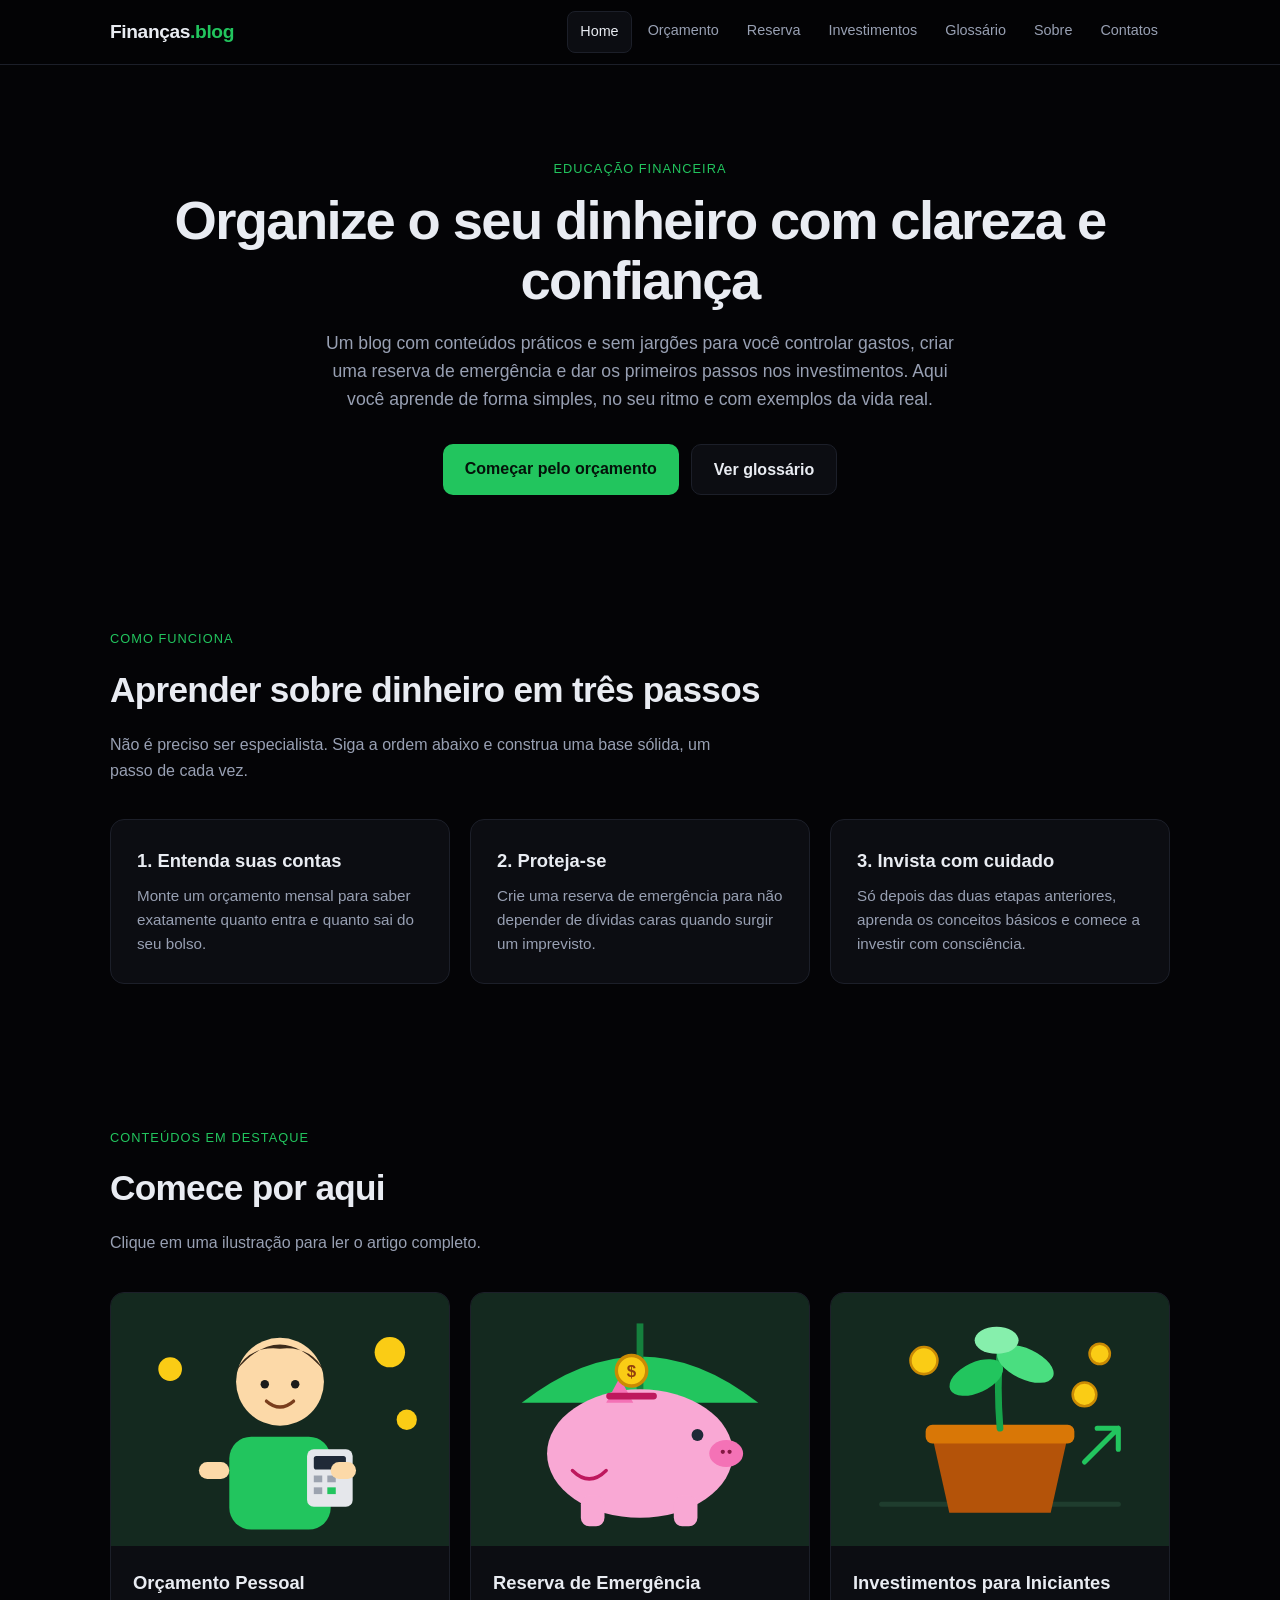
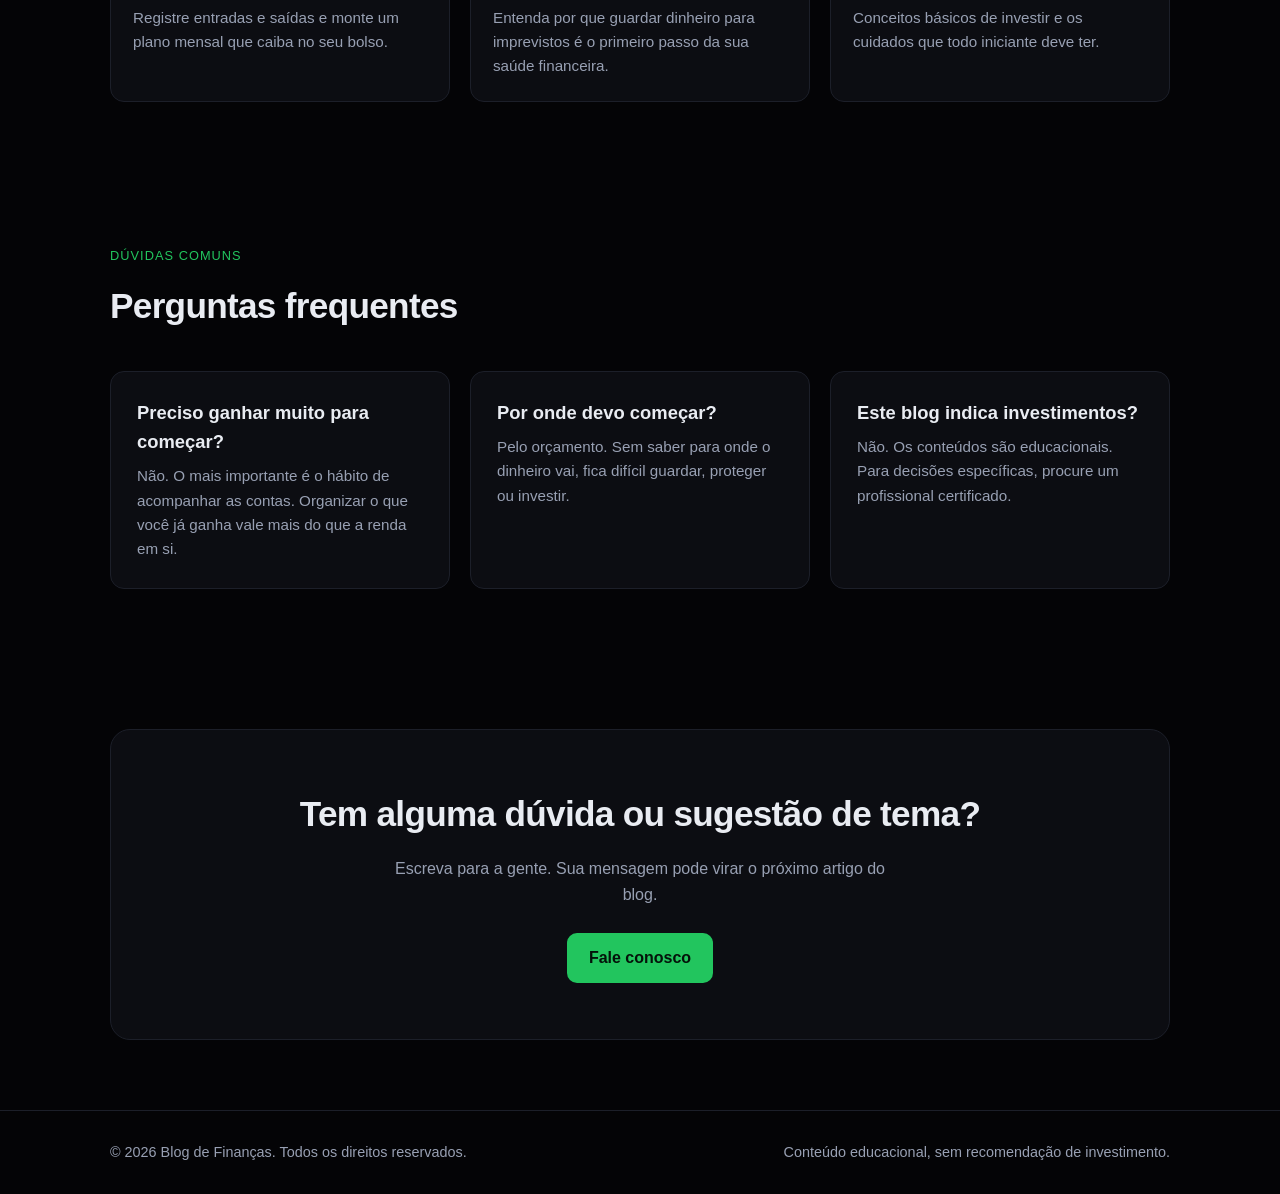
<file: index.html>
<!DOCTYPE html>
<html lang="pt-BR">
<head>
  <meta charset="UTF-8">
  <meta name="viewport" content="width=device-width, initial-scale=1.0">
  <meta name="description" content="Blog de Finanças: conteúdos práticos sobre orçamento, reserva de emergência e investimentos para iniciantes.">
  <title>Home | Blog de Finanças</title>
  <link rel="stylesheet" href="style.css">
</head>
<body>

  <header class="topo">
    <div class="container topo-inner">
      <a href="index.html" class="logo">Finanças<span>.blog</span></a>
      <input type="checkbox" id="menu-toggle" class="menu-toggle">
      <label for="menu-toggle" class="menu-btn" aria-label="Abrir menu">&#9776;</label>
      <nav class="menu">
        <ul>
          <li><a href="index.html" class="ativo">Home</a></li>
          <li><a href="conteudo_1.html">Orçamento</a></li>
          <li><a href="conteudo_2.html">Reserva</a></li>
          <li><a href="conteudo_3.html">Investimentos</a></li>
          <li><a href="glossario.html">Glossário</a></li>
          <li><a href="sobre.html">Sobre</a></li>
          <li><a href="contatos.html">Contatos</a></li>
        </ul>
      </nav>
    </div>
  </header>

  <main>
    <!-- Hero -->
    <section class="hero">
      <div class="container">
        <span class="rotulo">Educação financeira</span>
        <h1>Organize o seu dinheiro com clareza e confiança</h1>
        <p class="lead">
          Um blog com conteúdos práticos e sem jargões para você controlar gastos, criar uma reserva
          de emergência e dar os primeiros passos nos investimentos. Aqui você aprende de forma simples,
          no seu ritmo e com exemplos da vida real.
        </p>
        <div class="hero-botoes">
          <a href="conteudo_1.html" class="btn btn-primario">Começar pelo orçamento</a>
          <a href="glossario.html" class="btn btn-secundario">Ver glossário</a>
        </div>
      </div>
    </section>

    <!-- Como funciona -->
    <section>
      <div class="container">
        <div class="cabecalho-secao">
          <span class="rotulo">Como funciona</span>
          <h2>Aprender sobre dinheiro em três passos</h2>
          <p>Não é preciso ser especialista. Siga a ordem abaixo e construa uma base sólida, um passo de cada vez.</p>
        </div>
        <div class="grade">
          <div class="card">
            <h3>1. Entenda suas contas</h3>
            <p>Monte um orçamento mensal para saber exatamente quanto entra e quanto sai do seu bolso.</p>
          </div>
          <div class="card">
            <h3>2. Proteja-se</h3>
            <p>Crie uma reserva de emergência para não depender de dívidas caras quando surgir um imprevisto.</p>
          </div>
          <div class="card">
            <h3>3. Invista com cuidado</h3>
            <p>Só depois das duas etapas anteriores, aprenda os conceitos básicos e comece a investir com consciência.</p>
          </div>
        </div>
      </div>
    </section>

    <!-- Destaques -->
    <section>
      <div class="container">
        <div class="cabecalho-secao">
          <span class="rotulo">Conteúdos em destaque</span>
          <h2>Comece por aqui</h2>
          <p>Clique em uma ilustração para ler o artigo completo.</p>
        </div>
        <div class="grade">

          <article class="card card-imagem">
            <a href="conteudo_1.html" class="imagem-link" aria-label="Ler sobre Orçamento Pessoal">
              <svg viewBox="0 0 400 300" xmlns="http://www.w3.org/2000/svg" role="img" aria-label="Personagem sorridente com uma calculadora e moedas ao redor">
                <rect width="400" height="300" fill="#14291f"/>
                <circle cx="330" cy="70" r="18" fill="#facc15"/>
                <circle cx="70" cy="90" r="14" fill="#facc15"/>
                <circle cx="350" cy="150" r="12" fill="#facc15"/>
                <rect x="140" y="170" width="120" height="110" rx="26" fill="#22c55e"/>
                <circle cx="200" cy="105" r="52" fill="#fcd9a8"/>
                <path d="M148 92 Q200 30 252 92 Q236 62 200 66 Q164 62 148 92 Z" fill="#3b2a1a"/>
                <circle cx="182" cy="108" r="5" fill="#1b1b1b"/>
                <circle cx="218" cy="108" r="5" fill="#1b1b1b"/>
                <path d="M184 128 Q200 142 216 128" fill="none" stroke="#7a3e1d" stroke-width="4" stroke-linecap="round"/>
                <rect x="232" y="185" width="54" height="68" rx="8" fill="#e5e7eb"/>
                <rect x="240" y="193" width="38" height="16" rx="3" fill="#1f2937"/>
                <rect x="240" y="216" width="10" height="8" fill="#9ca3af"/>
                <rect x="256" y="216" width="10" height="8" fill="#9ca3af"/>
                <rect x="240" y="230" width="10" height="8" fill="#9ca3af"/>
                <rect x="256" y="230" width="10" height="8" fill="#22c55e"/>
                <rect x="104" y="200" width="36" height="20" rx="10" fill="#fcd9a8"/>
                <rect x="260" y="200" width="30" height="20" rx="10" fill="#fcd9a8"/>
              </svg>
            </a>
            <div class="corpo">
              <h3>Orçamento Pessoal</h3>
              <p>Registre entradas e saídas e monte um plano mensal que caiba no seu bolso.</p>
            </div>
          </article>

          <article class="card card-imagem">
            <a href="conteudo_2.html" class="imagem-link" aria-label="Ler sobre Reserva de Emergência">
              <svg viewBox="0 0 400 300" xmlns="http://www.w3.org/2000/svg" role="img" aria-label="Cofrinho cor-de-rosa sorridente protegido por um guarda-chuva">
                <rect width="400" height="300" fill="#14291f"/>
                <path d="M60 130 Q200 20 340 130 Z" fill="#22c55e"/>
                <rect x="196" y="36" width="8" height="100" fill="#15803d"/>
                <ellipse cx="200" cy="190" rx="110" ry="76" fill="#f9a8d4"/>
                <rect x="130" y="240" width="28" height="36" rx="10" fill="#f9a8d4"/>
                <rect x="240" y="240" width="28" height="36" rx="10" fill="#f9a8d4"/>
                <ellipse cx="302" cy="190" rx="20" ry="16" fill="#f472b6"/>
                <circle cx="298" cy="188" r="2.5" fill="#831843"/>
                <circle cx="306" cy="188" r="2.5" fill="#831843"/>
                <path d="M160 130 L176 100 L192 130 Z" fill="#f472b6"/>
                <circle cx="268" cy="168" r="7" fill="#1f2937"/>
                <rect x="160" y="118" width="60" height="8" rx="4" fill="#be185d"/>
                <circle cx="190" cy="92" r="18" fill="#facc15" stroke="#ca8a04" stroke-width="4"/>
                <text x="190" y="99" font-family="Arial" font-size="20" font-weight="bold" fill="#92400e" text-anchor="middle">$</text>
                <path d="M120 210 Q140 230 160 210" fill="none" stroke="#be185d" stroke-width="4" stroke-linecap="round"/>
              </svg>
            </a>
            <div class="corpo">
              <h3>Reserva de Emergência</h3>
              <p>Entenda por que guardar dinheiro para imprevistos é o primeiro passo da sua saúde financeira.</p>
            </div>
          </article>

          <article class="card card-imagem">
            <a href="conteudo_3.html" class="imagem-link" aria-label="Ler sobre Investimentos para Iniciantes">
              <svg viewBox="0 0 400 300" xmlns="http://www.w3.org/2000/svg" role="img" aria-label="Vaso com uma planta crescendo e moedas, com uma seta para cima">
                <rect width="400" height="300" fill="#14291f"/>
                <path d="M60 250 L340 250" stroke="#1f3d2e" stroke-width="6" stroke-linecap="round"/>
                <path d="M120 170 L280 170 L260 260 L140 260 Z" fill="#b45309"/>
                <rect x="112" y="156" width="176" height="22" rx="8" fill="#d97706"/>
                <path d="M200 160 Q196 110 200 70" fill="none" stroke="#16a34a" stroke-width="8" stroke-linecap="round"/>
                <ellipse cx="172" cy="100" rx="34" ry="18" transform="rotate(-25 172 100)" fill="#22c55e"/>
                <ellipse cx="230" cy="84" rx="36" ry="18" transform="rotate(25 230 84)" fill="#4ade80"/>
                <ellipse cx="196" cy="56" rx="26" ry="16" fill="#86efac"/>
                <circle cx="110" cy="80" r="16" fill="#facc15" stroke="#ca8a04" stroke-width="3"/>
                <circle cx="300" cy="120" r="14" fill="#facc15" stroke="#ca8a04" stroke-width="3"/>
                <circle cx="318" cy="72" r="12" fill="#facc15" stroke="#ca8a04" stroke-width="3"/>
                <path d="M86 230 L130 190 L160 205 L200 165" fill="none" stroke="#38bdf8" stroke-width="5" stroke-linejoin="round" stroke-linecap="round" opacity="0.0"/>
                <path d="M300 200 L340 160 M340 160 L340 185 M340 160 L315 160" fill="none" stroke="#22c55e" stroke-width="6" stroke-linecap="round" stroke-linejoin="round"/>
              </svg>
            </a>
            <div class="corpo">
              <h3>Investimentos para Iniciantes</h3>
              <p>Conceitos básicos de investir e os cuidados que todo iniciante deve ter.</p>
            </div>
          </article>

        </div>
      </div>
    </section>

    <!-- Perguntas frequentes -->
    <section>
      <div class="container">
        <div class="cabecalho-secao">
          <span class="rotulo">Dúvidas comuns</span>
          <h2>Perguntas frequentes</h2>
        </div>
        <div class="grade">
          <div class="card">
            <h3>Preciso ganhar muito para começar?</h3>
            <p>Não. O mais importante é o hábito de acompanhar as contas. Organizar o que você já ganha vale mais do que a renda em si.</p>
          </div>
          <div class="card">
            <h3>Por onde devo começar?</h3>
            <p>Pelo orçamento. Sem saber para onde o dinheiro vai, fica difícil guardar, proteger ou investir.</p>
          </div>
          <div class="card">
            <h3>Este blog indica investimentos?</h3>
            <p>Não. Os conteúdos são educacionais. Para decisões específicas, procure um profissional certificado.</p>
          </div>
        </div>
      </div>
    </section>

    <!-- Chamada -->
    <section>
      <div class="container">
        <div class="chamada">
          <h2>Tem alguma dúvida ou sugestão de tema?</h2>
          <p>Escreva para a gente. Sua mensagem pode virar o próximo artigo do blog.</p>
          <a href="contatos.html" class="btn btn-primario">Fale conosco</a>
        </div>
      </div>
    </section>
  </main>

  <footer class="rodape">
    <div class="container">
      <p>&copy; 2026 Blog de Finanças. Todos os direitos reservados.</p>
      <p>Conteúdo educacional, sem recomendação de investimento.</p>
    </div>
  </footer>

</body>
</html>
</file>
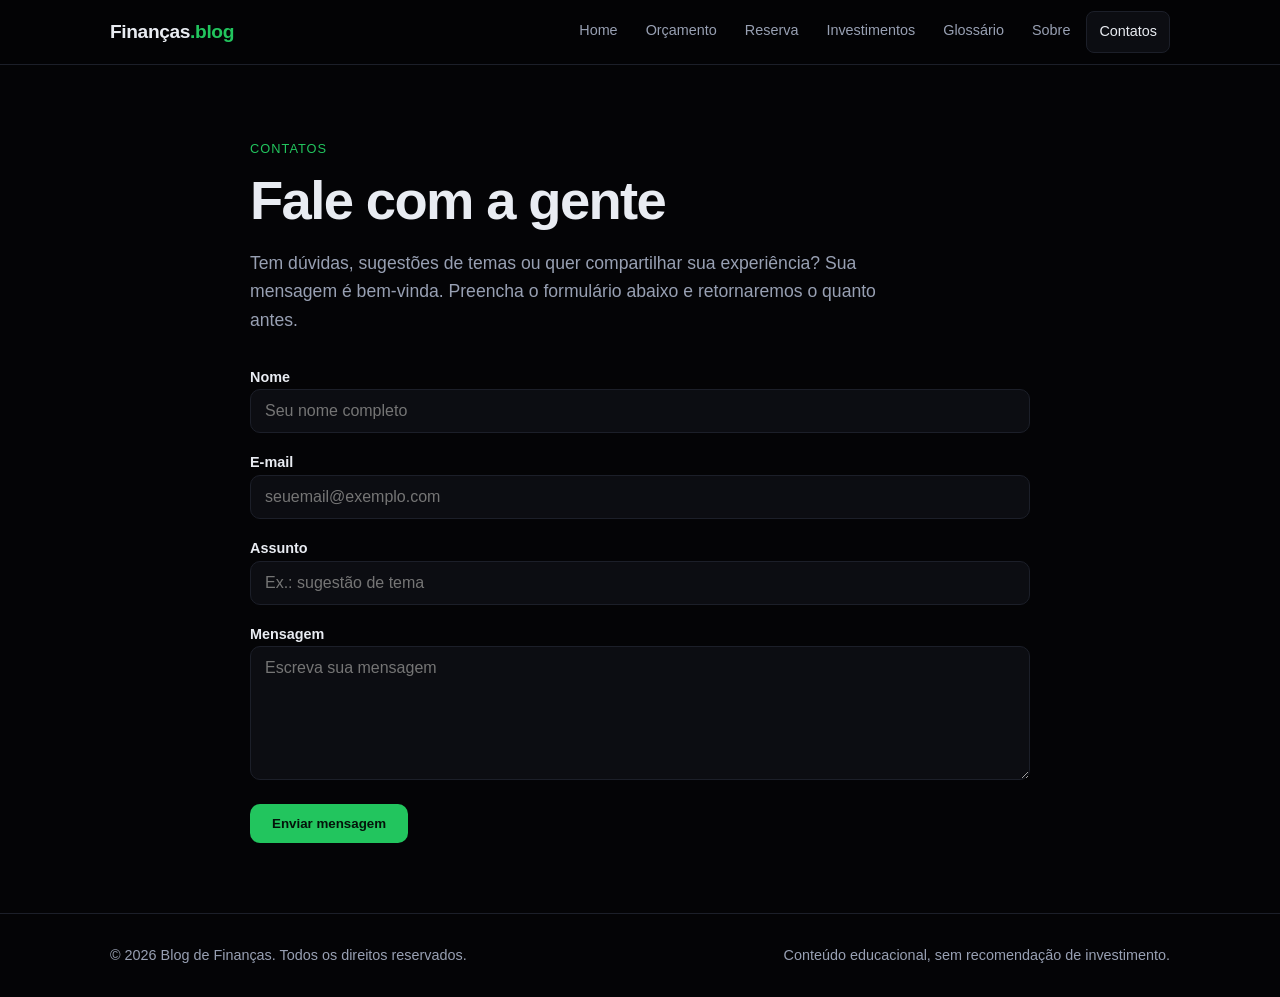
<file: contatos.html>
<!DOCTYPE html>
<html lang="pt-BR">
<head>
  <meta charset="UTF-8">
  <meta name="viewport" content="width=device-width, initial-scale=1.0">
  <title>Contatos | Blog de Finanças</title>
  <link rel="stylesheet" href="style.css">
</head>
<body>

  <header class="topo">
    <div class="container topo-inner">
      <a href="index.html" class="logo">Finanças<span>.blog</span></a>
      <input type="checkbox" id="menu-toggle" class="menu-toggle">
      <label for="menu-toggle" class="menu-btn" aria-label="Abrir menu">&#9776;</label>
      <nav class="menu">
        <ul>
          <li><a href="index.html">Home</a></li>
          <li><a href="conteudo_1.html">Orçamento</a></li>
          <li><a href="conteudo_2.html">Reserva</a></li>
          <li><a href="conteudo_3.html">Investimentos</a></li>
          <li><a href="glossario.html">Glossário</a></li>
          <li><a href="sobre.html">Sobre</a></li>
          <li><a href="contatos.html" class="ativo">Contatos</a></li>
        </ul>
      </nav>
    </div>
  </header>

  <main>
    <section>
      <div class="container">
        <div class="artigo">
          <span class="rotulo">Contatos</span>
          <h1>Fale com a gente</h1>
          <p class="lead">
            Tem dúvidas, sugestões de temas ou quer compartilhar sua experiência? Sua mensagem é bem-vinda.
            Preencha o formulário abaixo e retornaremos o quanto antes.
          </p>

          <form>
            <div>
              <label for="nome">Nome</label>
              <input type="text" id="nome" name="nome" placeholder="Seu nome completo" required>
            </div>

            <div>
              <label for="email">E-mail</label>
              <input type="email" id="email" name="email" placeholder="seuemail@exemplo.com" required>
            </div>

            <div>
              <label for="assunto">Assunto</label>
              <input type="text" id="assunto" name="assunto" placeholder="Ex.: sugestão de tema">
            </div>

            <div>
              <label for="mensagem">Mensagem</label>
              <textarea id="mensagem" name="mensagem" rows="6" placeholder="Escreva sua mensagem" required></textarea>
            </div>

            <button type="submit" class="btn btn-primario">Enviar mensagem</button>
          </form>
        </div>
      </div>
    </section>
  </main>

  <footer class="rodape">
    <div class="container">
      <p>&copy; 2026 Blog de Finanças. Todos os direitos reservados.</p>
      <p>Conteúdo educacional, sem recomendação de investimento.</p>
    </div>
  </footer>

</body>
</html>
</file>
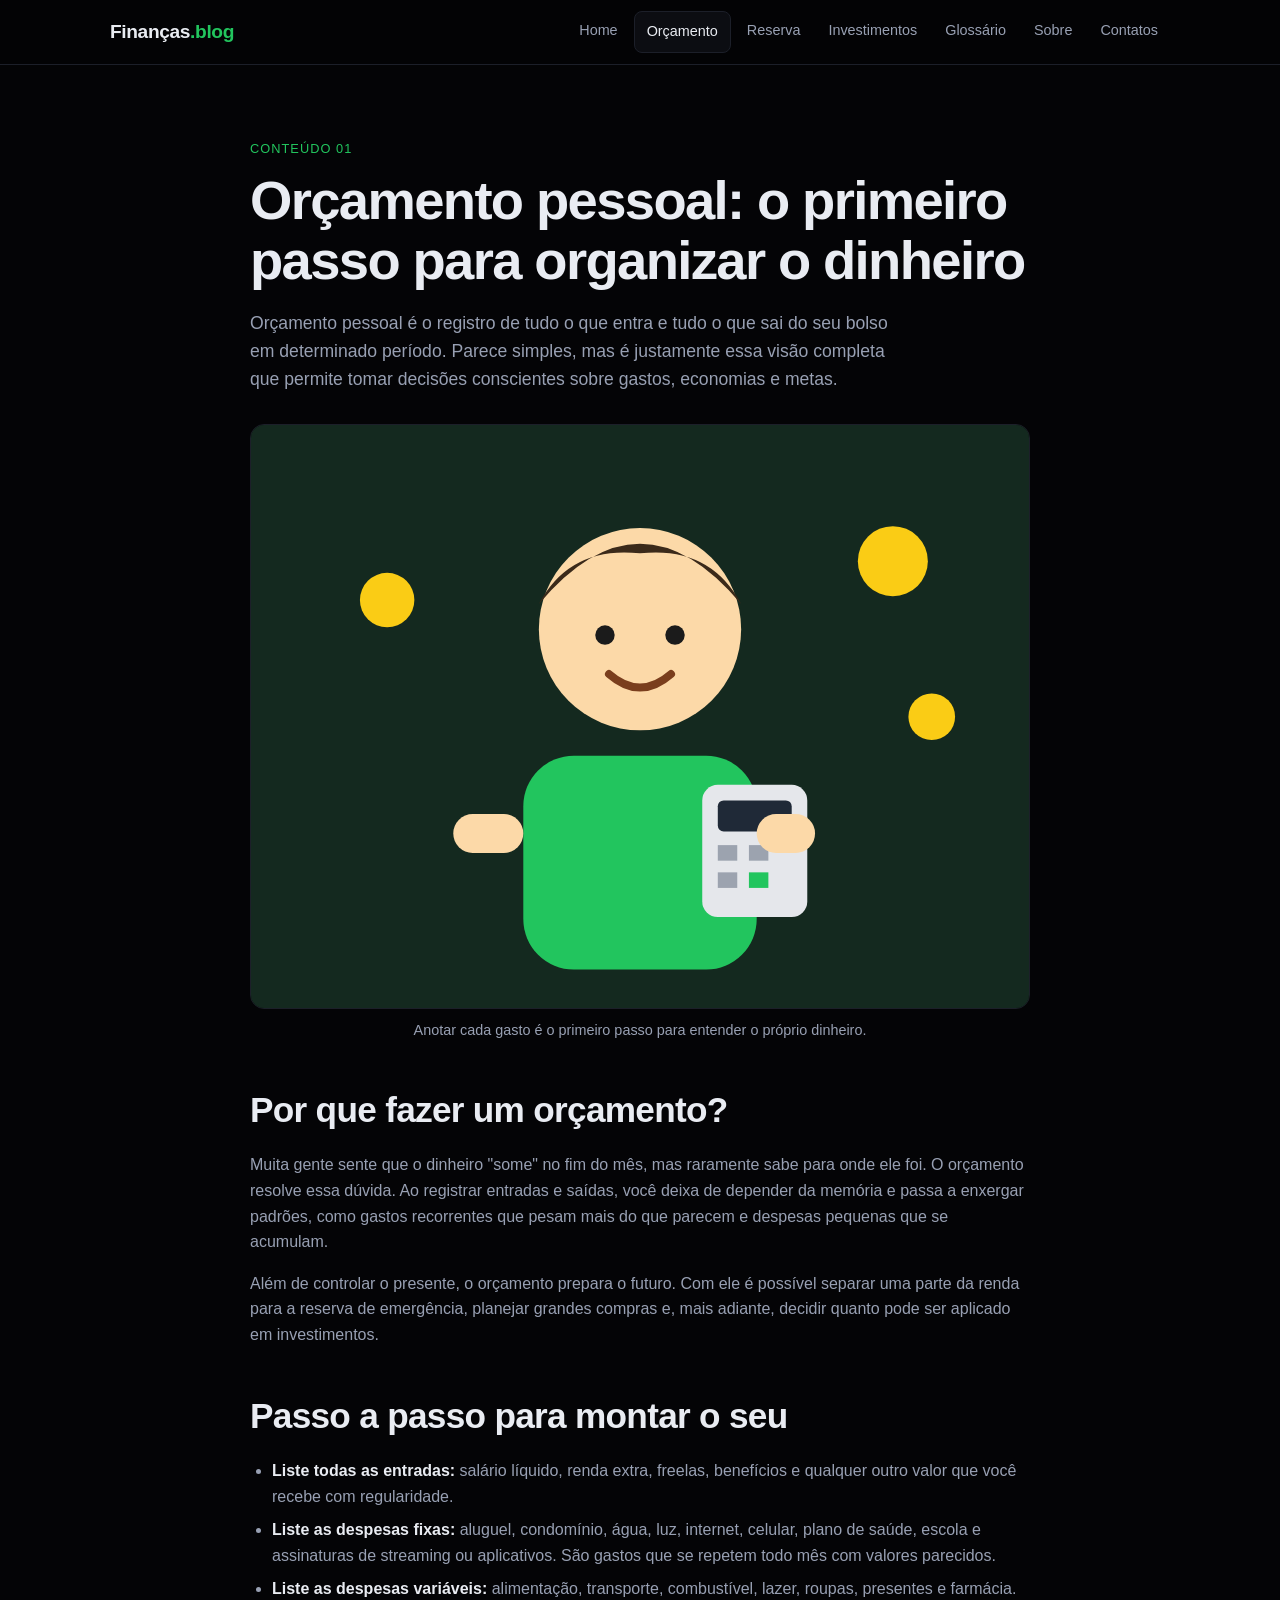
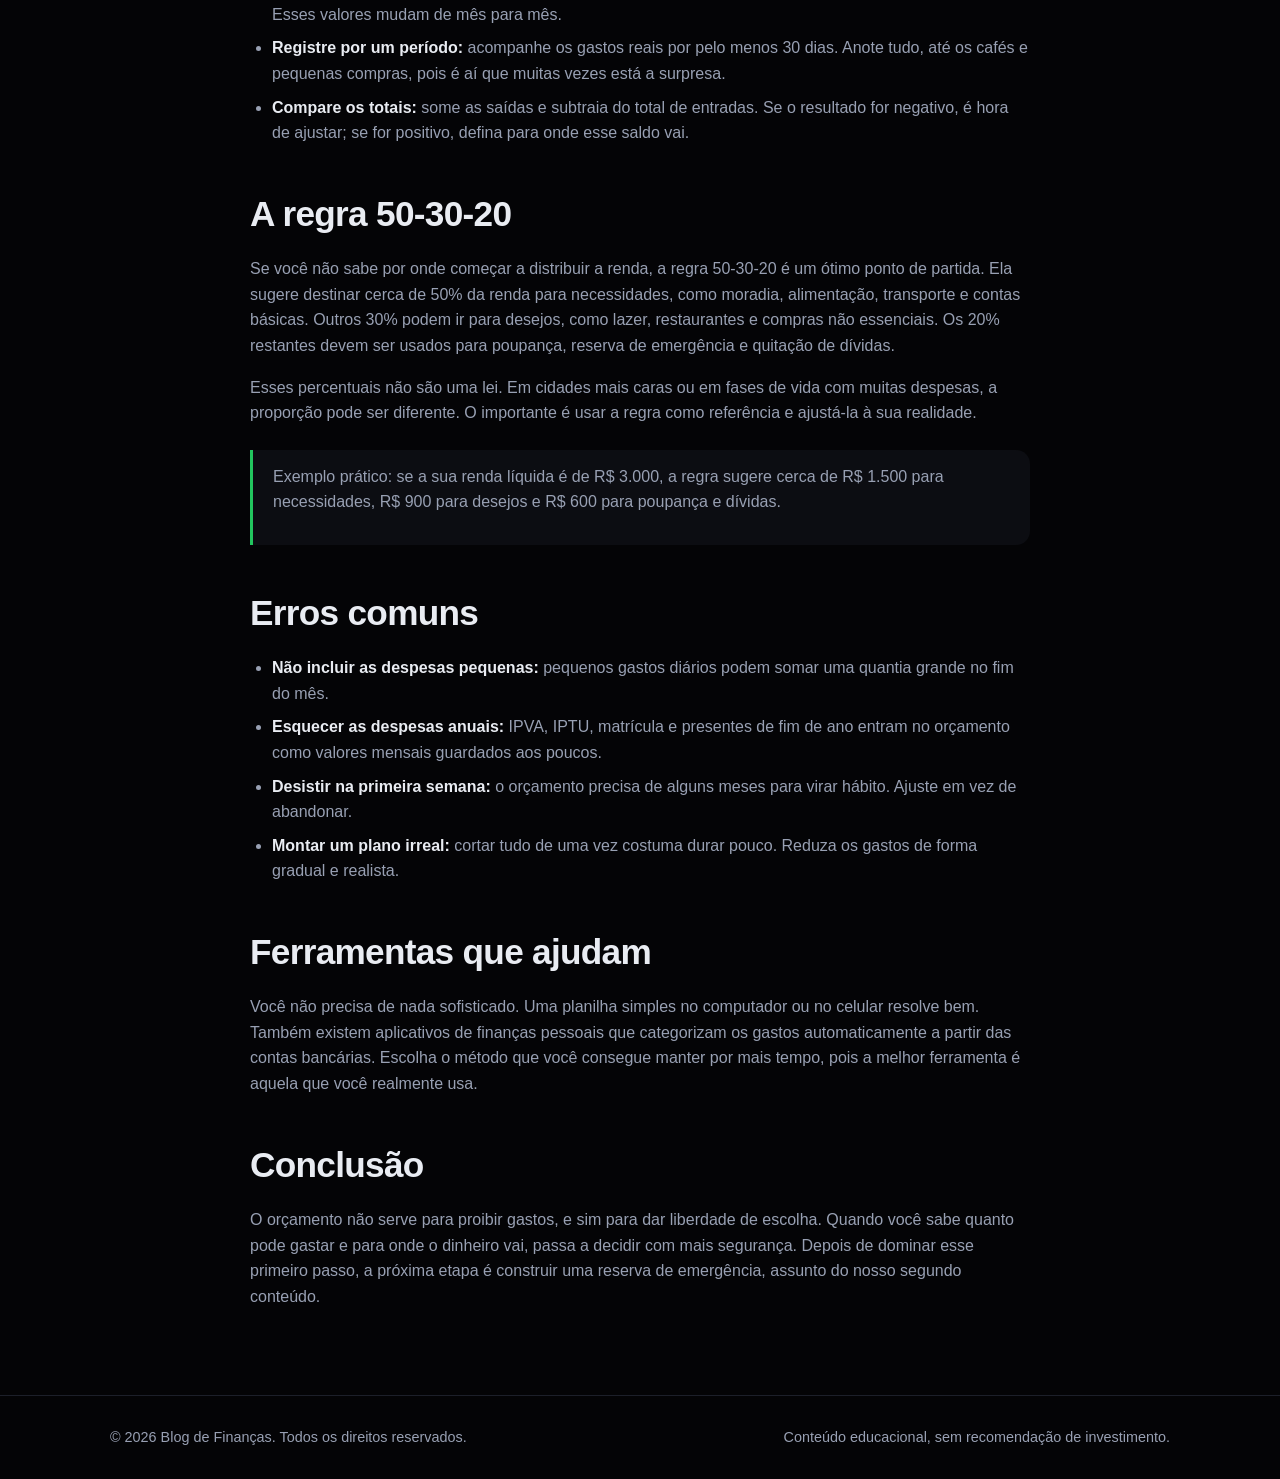
<file: conteudo_1.html>
<!DOCTYPE html>
<html lang="pt-BR">
<head>
  <meta charset="UTF-8">
  <meta name="viewport" content="width=device-width, initial-scale=1.0">
  <title>Orçamento Pessoal | Blog de Finanças</title>
  <link rel="stylesheet" href="style.css">
</head>
<body>

  <header class="topo">
    <div class="container topo-inner">
      <a href="index.html" class="logo">Finanças<span>.blog</span></a>
      <input type="checkbox" id="menu-toggle" class="menu-toggle">
      <label for="menu-toggle" class="menu-btn" aria-label="Abrir menu">&#9776;</label>
      <nav class="menu">
        <ul>
          <li><a href="index.html">Home</a></li>
          <li><a href="conteudo_1.html" class="ativo">Orçamento</a></li>
          <li><a href="conteudo_2.html">Reserva</a></li>
          <li><a href="conteudo_3.html">Investimentos</a></li>
          <li><a href="glossario.html">Glossário</a></li>
          <li><a href="sobre.html">Sobre</a></li>
          <li><a href="contatos.html">Contatos</a></li>
        </ul>
      </nav>
    </div>
  </header>

  <main>
    <section>
      <div class="container">
        <article class="artigo">
          <span class="rotulo">Conteúdo 01</span>
          <h1>Orçamento pessoal: o primeiro passo para organizar o dinheiro</h1>
          <p class="lead">
            Orçamento pessoal é o registro de tudo o que entra e tudo o que sai do seu bolso em determinado período.
            Parece simples, mas é justamente essa visão completa que permite tomar decisões conscientes sobre gastos,
            economias e metas.
          </p>

          <figure class="figura">
            <svg viewBox="0 0 400 300" xmlns="http://www.w3.org/2000/svg" role="img" aria-label="Personagem sorridente com uma calculadora e moedas ao redor">
              <rect width="400" height="300" fill="#14291f"/>
              <circle cx="330" cy="70" r="18" fill="#facc15"/>
              <circle cx="70" cy="90" r="14" fill="#facc15"/>
              <circle cx="350" cy="150" r="12" fill="#facc15"/>
              <rect x="140" y="170" width="120" height="110" rx="26" fill="#22c55e"/>
              <circle cx="200" cy="105" r="52" fill="#fcd9a8"/>
              <path d="M148 92 Q200 30 252 92 Q236 62 200 66 Q164 62 148 92 Z" fill="#3b2a1a"/>
              <circle cx="182" cy="108" r="5" fill="#1b1b1b"/>
              <circle cx="218" cy="108" r="5" fill="#1b1b1b"/>
              <path d="M184 128 Q200 142 216 128" fill="none" stroke="#7a3e1d" stroke-width="4" stroke-linecap="round"/>
              <rect x="232" y="185" width="54" height="68" rx="8" fill="#e5e7eb"/>
              <rect x="240" y="193" width="38" height="16" rx="3" fill="#1f2937"/>
              <rect x="240" y="216" width="10" height="8" fill="#9ca3af"/>
              <rect x="256" y="216" width="10" height="8" fill="#9ca3af"/>
              <rect x="240" y="230" width="10" height="8" fill="#9ca3af"/>
              <rect x="256" y="230" width="10" height="8" fill="#22c55e"/>
              <rect x="104" y="200" width="36" height="20" rx="10" fill="#fcd9a8"/>
              <rect x="260" y="200" width="30" height="20" rx="10" fill="#fcd9a8"/>
            </svg>
            <figcaption>Anotar cada gasto é o primeiro passo para entender o próprio dinheiro.</figcaption>
          </figure>

          <h2>Por que fazer um orçamento?</h2>
          <p>
            Muita gente sente que o dinheiro "some" no fim do mês, mas raramente sabe para onde ele foi. O orçamento
            resolve essa dúvida. Ao registrar entradas e saídas, você deixa de depender da memória e passa a enxergar
            padrões, como gastos recorrentes que pesam mais do que parecem e despesas pequenas que se acumulam.
          </p>
          <p>
            Além de controlar o presente, o orçamento prepara o futuro. Com ele é possível separar uma parte da renda
            para a reserva de emergência, planejar grandes compras e, mais adiante, decidir quanto pode ser aplicado
            em investimentos.
          </p>

          <h2>Passo a passo para montar o seu</h2>
          <ul>
            <li><strong>Liste todas as entradas:</strong> salário líquido, renda extra, freelas, benefícios e qualquer outro valor que você recebe com regularidade.</li>
            <li><strong>Liste as despesas fixas:</strong> aluguel, condomínio, água, luz, internet, celular, plano de saúde, escola e assinaturas de streaming ou aplicativos. São gastos que se repetem todo mês com valores parecidos.</li>
            <li><strong>Liste as despesas variáveis:</strong> alimentação, transporte, combustível, lazer, roupas, presentes e farmácia. Esses valores mudam de mês para mês.</li>
            <li><strong>Registre por um período:</strong> acompanhe os gastos reais por pelo menos 30 dias. Anote tudo, até os cafés e pequenas compras, pois é aí que muitas vezes está a surpresa.</li>
            <li><strong>Compare os totais:</strong> some as saídas e subtraia do total de entradas. Se o resultado for negativo, é hora de ajustar; se for positivo, defina para onde esse saldo vai.</li>
          </ul>

          <h2>A regra 50-30-20</h2>
          <p>
            Se você não sabe por onde começar a distribuir a renda, a regra 50-30-20 é um ótimo ponto de partida.
            Ela sugere destinar cerca de 50% da renda para necessidades, como moradia, alimentação, transporte e contas
            básicas. Outros 30% podem ir para desejos, como lazer, restaurantes e compras não essenciais. Os 20%
            restantes devem ser usados para poupança, reserva de emergência e quitação de dívidas.
          </p>
          <p>
            Esses percentuais não são uma lei. Em cidades mais caras ou em fases de vida com muitas despesas, a
            proporção pode ser diferente. O importante é usar a regra como referência e ajustá-la à sua realidade.
          </p>

          <div class="destaque-texto">
            <p>Exemplo prático: se a sua renda líquida é de R$ 3.000, a regra sugere cerca de R$ 1.500 para necessidades, R$ 900 para desejos e R$ 600 para poupança e dívidas.</p>
          </div>

          <h2>Erros comuns</h2>
          <ul>
            <li><strong>Não incluir as despesas pequenas:</strong> pequenos gastos diários podem somar uma quantia grande no fim do mês.</li>
            <li><strong>Esquecer as despesas anuais:</strong> IPVA, IPTU, matrícula e presentes de fim de ano entram no orçamento como valores mensais guardados aos poucos.</li>
            <li><strong>Desistir na primeira semana:</strong> o orçamento precisa de alguns meses para virar hábito. Ajuste em vez de abandonar.</li>
            <li><strong>Montar um plano irreal:</strong> cortar tudo de uma vez costuma durar pouco. Reduza os gastos de forma gradual e realista.</li>
          </ul>

          <h2>Ferramentas que ajudam</h2>
          <p>
            Você não precisa de nada sofisticado. Uma planilha simples no computador ou no celular resolve bem.
            Também existem aplicativos de finanças pessoais que categorizam os gastos automaticamente a partir das
            contas bancárias. Escolha o método que você consegue manter por mais tempo, pois a melhor ferramenta é
            aquela que você realmente usa.
          </p>

          <h2>Conclusão</h2>
          <p>
            O orçamento não serve para proibir gastos, e sim para dar liberdade de escolha. Quando você sabe quanto
            pode gastar e para onde o dinheiro vai, passa a decidir com mais segurança. Depois de dominar esse
            primeiro passo, a próxima etapa é construir uma reserva de emergência, assunto do nosso segundo conteúdo.
          </p>
        </article>
      </div>
    </section>
  </main>

  <footer class="rodape">
    <div class="container">
      <p>&copy; 2026 Blog de Finanças. Todos os direitos reservados.</p>
      <p>Conteúdo educacional, sem recomendação de investimento.</p>
    </div>
  </footer>

</body>
</html>
</file>
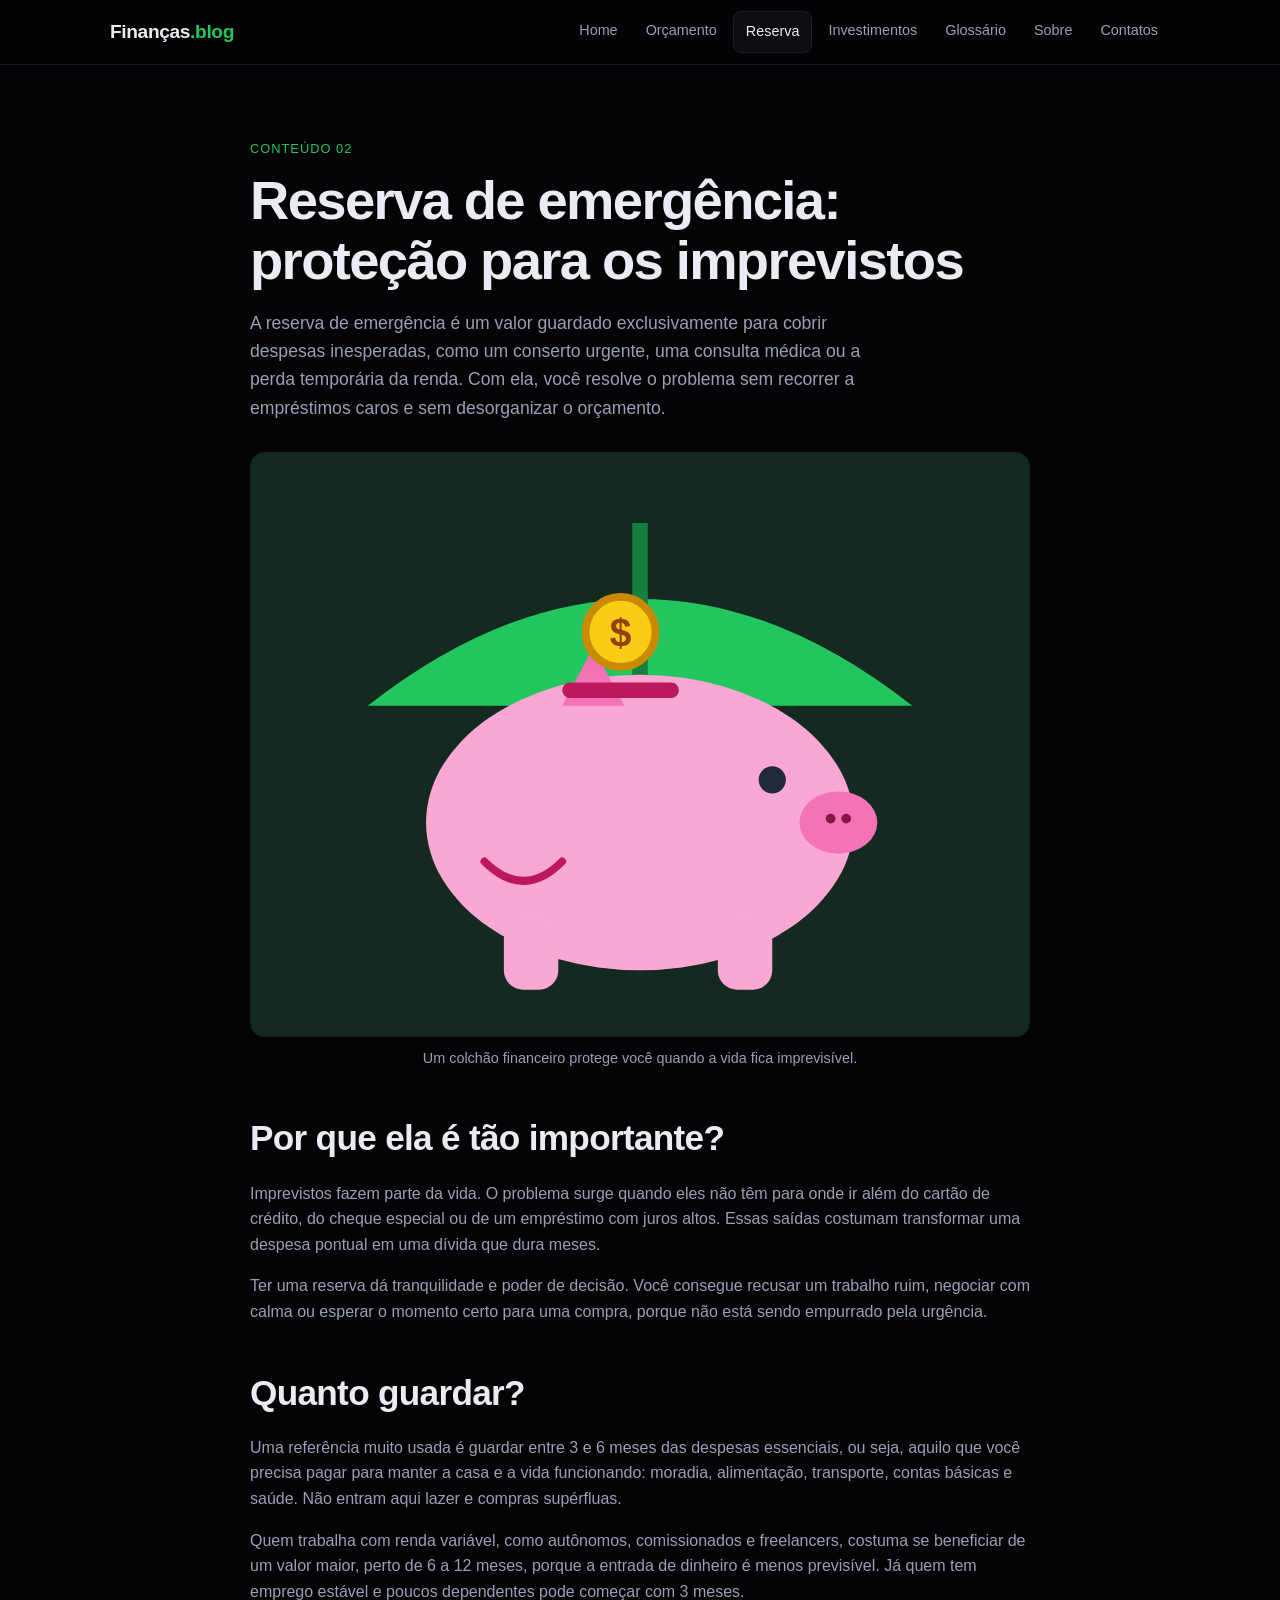
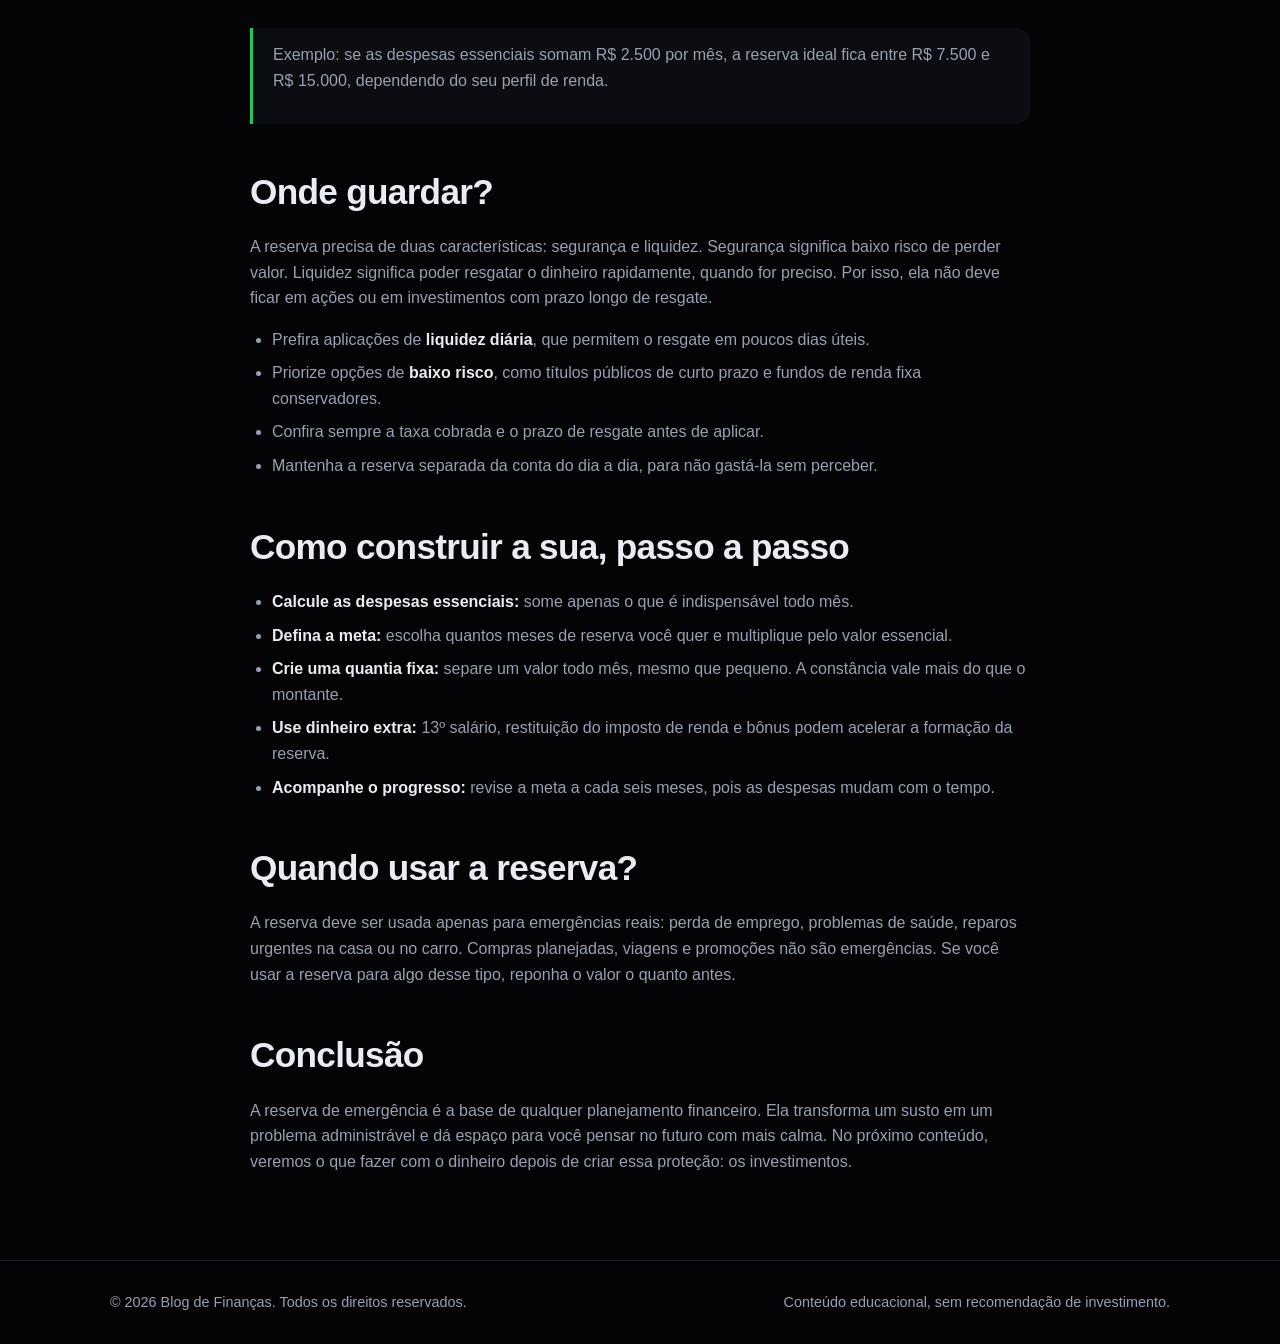
<file: conteudo_2.html>
<!DOCTYPE html>
<html lang="pt-BR">
<head>
  <meta charset="UTF-8">
  <meta name="viewport" content="width=device-width, initial-scale=1.0">
  <title>Reserva de Emergência | Blog de Finanças</title>
  <link rel="stylesheet" href="style.css">
</head>
<body>

  <header class="topo">
    <div class="container topo-inner">
      <a href="index.html" class="logo">Finanças<span>.blog</span></a>
      <input type="checkbox" id="menu-toggle" class="menu-toggle">
      <label for="menu-toggle" class="menu-btn" aria-label="Abrir menu">&#9776;</label>
      <nav class="menu">
        <ul>
          <li><a href="index.html">Home</a></li>
          <li><a href="conteudo_1.html">Orçamento</a></li>
          <li><a href="conteudo_2.html" class="ativo">Reserva</a></li>
          <li><a href="conteudo_3.html">Investimentos</a></li>
          <li><a href="glossario.html">Glossário</a></li>
          <li><a href="sobre.html">Sobre</a></li>
          <li><a href="contatos.html">Contatos</a></li>
        </ul>
      </nav>
    </div>
  </header>

  <main>
    <section>
      <div class="container">
        <article class="artigo">
          <span class="rotulo">Conteúdo 02</span>
          <h1>Reserva de emergência: proteção para os imprevistos</h1>
          <p class="lead">
            A reserva de emergência é um valor guardado exclusivamente para cobrir despesas inesperadas, como um
            conserto urgente, uma consulta médica ou a perda temporária da renda. Com ela, você resolve o problema
            sem recorrer a empréstimos caros e sem desorganizar o orçamento.
          </p>

          <figure class="figura">
            <svg viewBox="0 0 400 300" xmlns="http://www.w3.org/2000/svg" role="img" aria-label="Cofrinho cor-de-rosa sorridente protegido por um guarda-chuva">
              <rect width="400" height="300" fill="#14291f"/>
              <path d="M60 130 Q200 20 340 130 Z" fill="#22c55e"/>
              <rect x="196" y="36" width="8" height="100" fill="#15803d"/>
              <ellipse cx="200" cy="190" rx="110" ry="76" fill="#f9a8d4"/>
              <rect x="130" y="240" width="28" height="36" rx="10" fill="#f9a8d4"/>
              <rect x="240" y="240" width="28" height="36" rx="10" fill="#f9a8d4"/>
              <ellipse cx="302" cy="190" rx="20" ry="16" fill="#f472b6"/>
              <circle cx="298" cy="188" r="2.5" fill="#831843"/>
              <circle cx="306" cy="188" r="2.5" fill="#831843"/>
              <path d="M160 130 L176 100 L192 130 Z" fill="#f472b6"/>
              <circle cx="268" cy="168" r="7" fill="#1f2937"/>
              <rect x="160" y="118" width="60" height="8" rx="4" fill="#be185d"/>
              <circle cx="190" cy="92" r="18" fill="#facc15" stroke="#ca8a04" stroke-width="4"/>
              <text x="190" y="99" font-family="Arial" font-size="20" font-weight="bold" fill="#92400e" text-anchor="middle">$</text>
              <path d="M120 210 Q140 230 160 210" fill="none" stroke="#be185d" stroke-width="4" stroke-linecap="round"/>
            </svg>
            <figcaption>Um colchão financeiro protege você quando a vida fica imprevisível.</figcaption>
          </figure>

          <h2>Por que ela é tão importante?</h2>
          <p>
            Imprevistos fazem parte da vida. O problema surge quando eles não têm para onde ir além do cartão de
            crédito, do cheque especial ou de um empréstimo com juros altos. Essas saídas costumam transformar uma
            despesa pontual em uma dívida que dura meses.
          </p>
          <p>
            Ter uma reserva dá tranquilidade e poder de decisão. Você consegue recusar um trabalho ruim, negociar
            com calma ou esperar o momento certo para uma compra, porque não está sendo empurrado pela urgência.
          </p>

          <h2>Quanto guardar?</h2>
          <p>
            Uma referência muito usada é guardar entre 3 e 6 meses das despesas essenciais, ou seja, aquilo que
            você precisa pagar para manter a casa e a vida funcionando: moradia, alimentação, transporte, contas
            básicas e saúde. Não entram aqui lazer e compras supérfluas.
          </p>
          <p>
            Quem trabalha com renda variável, como autônomos, comissionados e freelancers, costuma se beneficiar de
            um valor maior, perto de 6 a 12 meses, porque a entrada de dinheiro é menos previsível. Já quem tem
            emprego estável e poucos dependentes pode começar com 3 meses.
          </p>

          <div class="destaque-texto">
            <p>Exemplo: se as despesas essenciais somam R$ 2.500 por mês, a reserva ideal fica entre R$ 7.500 e R$ 15.000, dependendo do seu perfil de renda.</p>
          </div>

          <h2>Onde guardar?</h2>
          <p>
            A reserva precisa de duas características: segurança e liquidez. Segurança significa baixo risco de
            perder valor. Liquidez significa poder resgatar o dinheiro rapidamente, quando for preciso. Por isso,
            ela não deve ficar em ações ou em investimentos com prazo longo de resgate.
          </p>
          <ul>
            <li>Prefira aplicações de <strong>liquidez diária</strong>, que permitem o resgate em poucos dias úteis.</li>
            <li>Priorize opções de <strong>baixo risco</strong>, como títulos públicos de curto prazo e fundos de renda fixa conservadores.</li>
            <li>Confira sempre a taxa cobrada e o prazo de resgate antes de aplicar.</li>
            <li>Mantenha a reserva separada da conta do dia a dia, para não gastá-la sem perceber.</li>
          </ul>

          <h2>Como construir a sua, passo a passo</h2>
          <ul>
            <li><strong>Calcule as despesas essenciais:</strong> some apenas o que é indispensável todo mês.</li>
            <li><strong>Defina a meta:</strong> escolha quantos meses de reserva você quer e multiplique pelo valor essencial.</li>
            <li><strong>Crie uma quantia fixa:</strong> separe um valor todo mês, mesmo que pequeno. A constância vale mais do que o montante.</li>
            <li><strong>Use dinheiro extra:</strong> 13º salário, restituição do imposto de renda e bônus podem acelerar a formação da reserva.</li>
            <li><strong>Acompanhe o progresso:</strong> revise a meta a cada seis meses, pois as despesas mudam com o tempo.</li>
          </ul>

          <h2>Quando usar a reserva?</h2>
          <p>
            A reserva deve ser usada apenas para emergências reais: perda de emprego, problemas de saúde, reparos
            urgentes na casa ou no carro. Compras planejadas, viagens e promoções não são emergências. Se você usar
            a reserva para algo desse tipo, reponha o valor o quanto antes.
          </p>

          <h2>Conclusão</h2>
          <p>
            A reserva de emergência é a base de qualquer planejamento financeiro. Ela transforma um susto em um
            problema administrável e dá espaço para você pensar no futuro com mais calma. No próximo conteúdo,
            veremos o que fazer com o dinheiro depois de criar essa proteção: os investimentos.
          </p>
        </article>
      </div>
    </section>
  </main>

  <footer class="rodape">
    <div class="container">
      <p>&copy; 2026 Blog de Finanças. Todos os direitos reservados.</p>
      <p>Conteúdo educacional, sem recomendação de investimento.</p>
    </div>
  </footer>

</body>
</html>
</file>
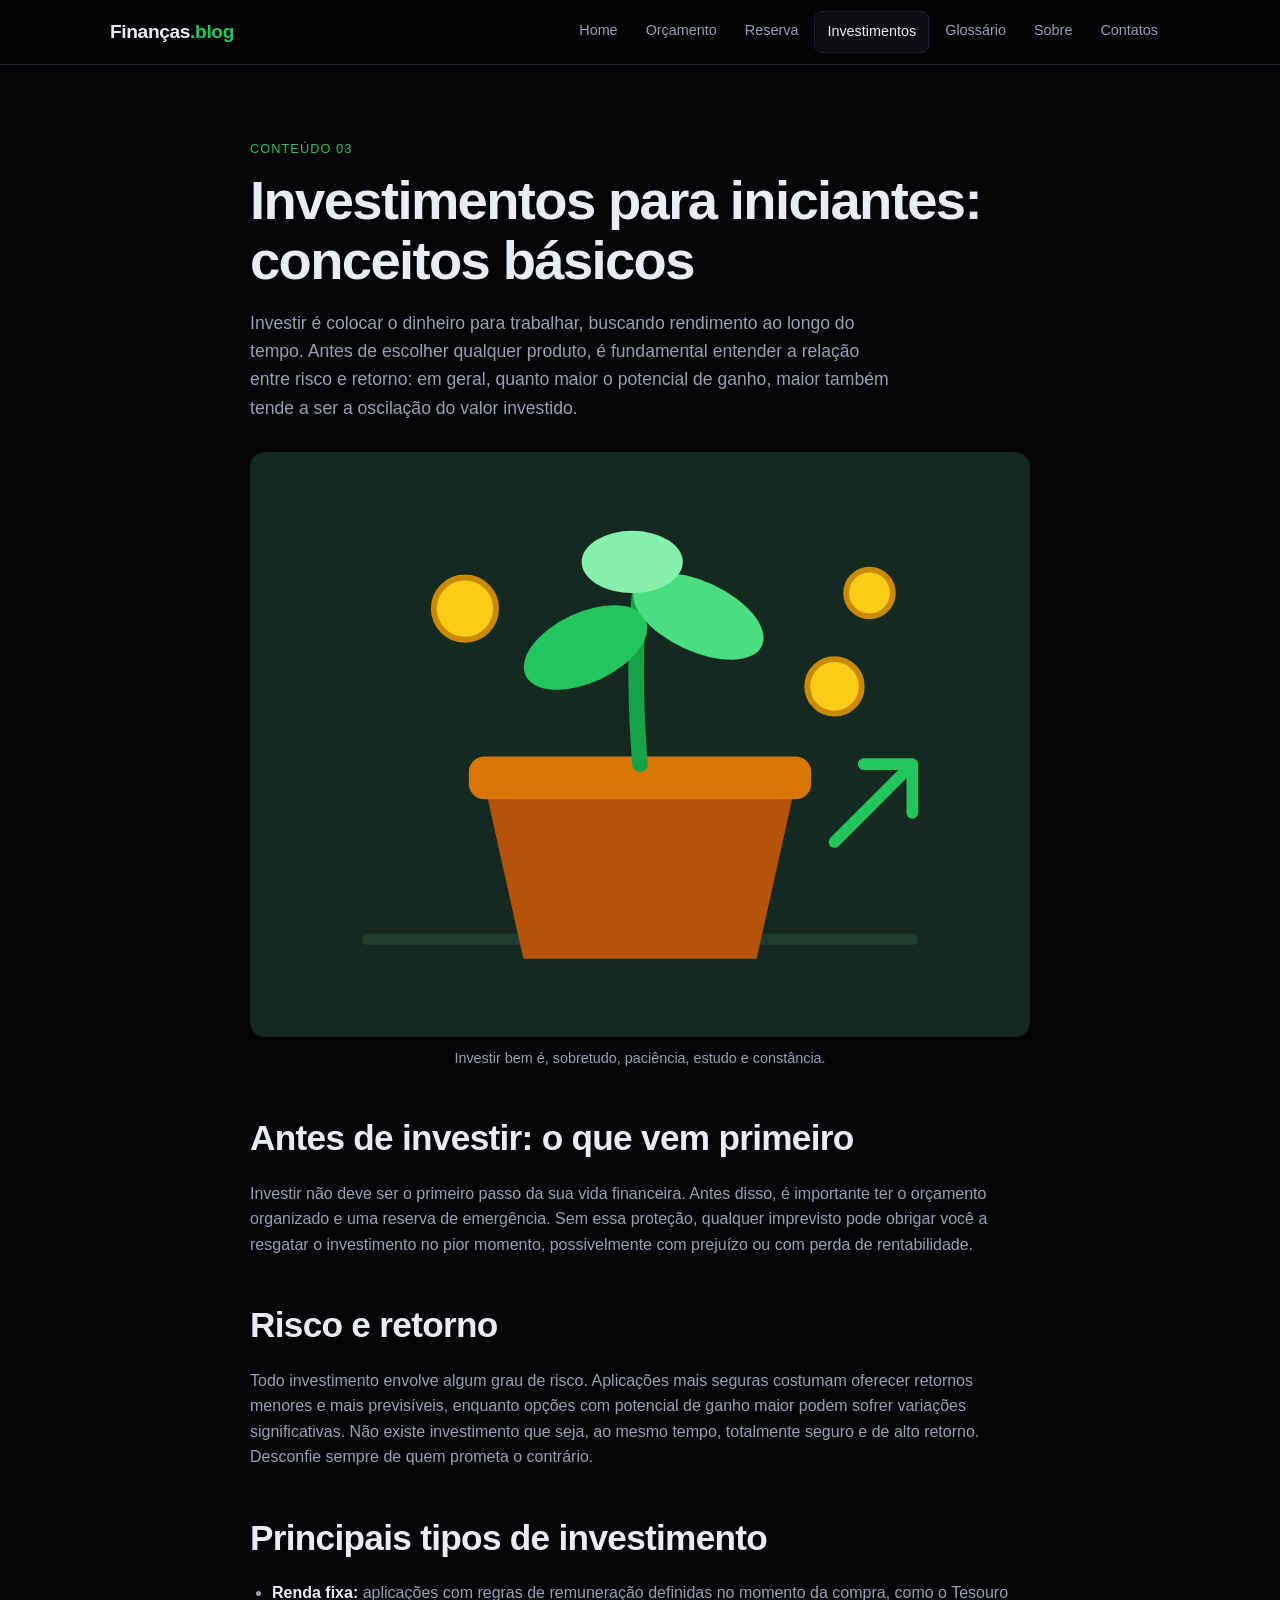
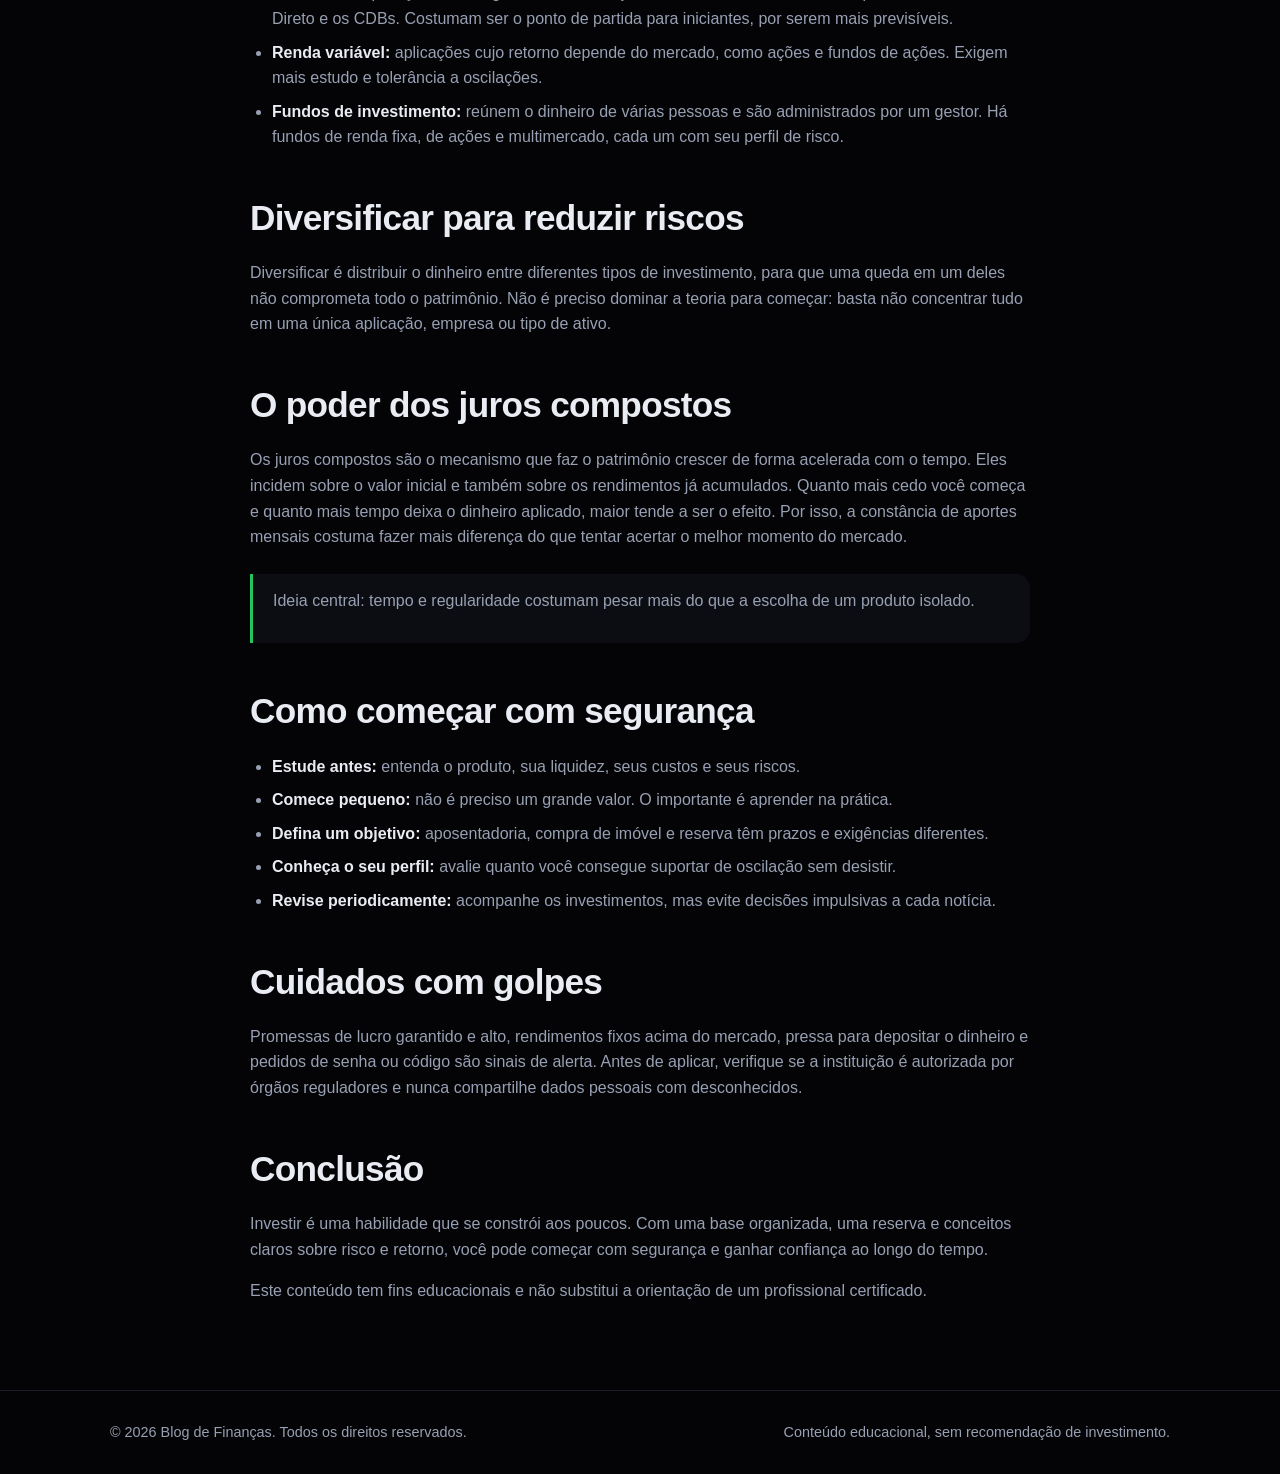
<file: conteudo_3.html>
<!DOCTYPE html>
<html lang="pt-BR">
<head>
  <meta charset="UTF-8">
  <meta name="viewport" content="width=device-width, initial-scale=1.0">
  <title>Investimentos para Iniciantes | Blog de Finanças</title>
  <link rel="stylesheet" href="style.css">
</head>
<body>

  <header class="topo">
    <div class="container topo-inner">
      <a href="index.html" class="logo">Finanças<span>.blog</span></a>
      <input type="checkbox" id="menu-toggle" class="menu-toggle">
      <label for="menu-toggle" class="menu-btn" aria-label="Abrir menu">&#9776;</label>
      <nav class="menu">
        <ul>
          <li><a href="index.html">Home</a></li>
          <li><a href="conteudo_1.html">Orçamento</a></li>
          <li><a href="conteudo_2.html">Reserva</a></li>
          <li><a href="conteudo_3.html" class="ativo">Investimentos</a></li>
          <li><a href="glossario.html">Glossário</a></li>
          <li><a href="sobre.html">Sobre</a></li>
          <li><a href="contatos.html">Contatos</a></li>
        </ul>
      </nav>
    </div>
  </header>

  <main>
    <section>
      <div class="container">
        <article class="artigo">
          <span class="rotulo">Conteúdo 03</span>
          <h1>Investimentos para iniciantes: conceitos básicos</h1>
          <p class="lead">
            Investir é colocar o dinheiro para trabalhar, buscando rendimento ao longo do tempo. Antes de escolher
            qualquer produto, é fundamental entender a relação entre risco e retorno: em geral, quanto maior o
            potencial de ganho, maior também tende a ser a oscilação do valor investido.
          </p>

          <figure class="figura">
            <svg viewBox="0 0 400 300" xmlns="http://www.w3.org/2000/svg" role="img" aria-label="Vaso com uma planta crescendo e moedas, com uma seta para cima">
              <rect width="400" height="300" fill="#14291f"/>
              <path d="M60 250 L340 250" stroke="#1f3d2e" stroke-width="6" stroke-linecap="round"/>
              <path d="M120 170 L280 170 L260 260 L140 260 Z" fill="#b45309"/>
              <rect x="112" y="156" width="176" height="22" rx="8" fill="#d97706"/>
              <path d="M200 160 Q196 110 200 70" fill="none" stroke="#16a34a" stroke-width="8" stroke-linecap="round"/>
              <ellipse cx="172" cy="100" rx="34" ry="18" transform="rotate(-25 172 100)" fill="#22c55e"/>
              <ellipse cx="230" cy="84" rx="36" ry="18" transform="rotate(25 230 84)" fill="#4ade80"/>
              <ellipse cx="196" cy="56" rx="26" ry="16" fill="#86efac"/>
              <circle cx="110" cy="80" r="16" fill="#facc15" stroke="#ca8a04" stroke-width="3"/>
              <circle cx="300" cy="120" r="14" fill="#facc15" stroke="#ca8a04" stroke-width="3"/>
              <circle cx="318" cy="72" r="12" fill="#facc15" stroke="#ca8a04" stroke-width="3"/>
              <path d="M300 200 L340 160 M340 160 L340 185 M340 160 L315 160" fill="none" stroke="#22c55e" stroke-width="6" stroke-linecap="round" stroke-linejoin="round"/>
            </svg>
            <figcaption>Investir bem é, sobretudo, paciência, estudo e constância.</figcaption>
          </figure>

          <h2>Antes de investir: o que vem primeiro</h2>
          <p>
            Investir não deve ser o primeiro passo da sua vida financeira. Antes disso, é importante ter o
            orçamento organizado e uma reserva de emergência. Sem essa proteção, qualquer imprevisto pode obrigar
            você a resgatar o investimento no pior momento, possivelmente com prejuízo ou com perda de rentabilidade.
          </p>

          <h2>Risco e retorno</h2>
          <p>
            Todo investimento envolve algum grau de risco. Aplicações mais seguras costumam oferecer retornos
            menores e mais previsíveis, enquanto opções com potencial de ganho maior podem sofrer variações
            significativas. Não existe investimento que seja, ao mesmo tempo, totalmente seguro e de alto retorno.
            Desconfie sempre de quem prometa o contrário.
          </p>

          <h2>Principais tipos de investimento</h2>
          <ul>
            <li><strong>Renda fixa:</strong> aplicações com regras de remuneração definidas no momento da compra, como o Tesouro Direto e os CDBs. Costumam ser o ponto de partida para iniciantes, por serem mais previsíveis.</li>
            <li><strong>Renda variável:</strong> aplicações cujo retorno depende do mercado, como ações e fundos de ações. Exigem mais estudo e tolerância a oscilações.</li>
            <li><strong>Fundos de investimento:</strong> reúnem o dinheiro de várias pessoas e são administrados por um gestor. Há fundos de renda fixa, de ações e multimercado, cada um com seu perfil de risco.</li>
          </ul>

          <h2>Diversificar para reduzir riscos</h2>
          <p>
            Diversificar é distribuir o dinheiro entre diferentes tipos de investimento, para que uma queda em um
            deles não comprometa todo o patrimônio. Não é preciso dominar a teoria para começar: basta não concentrar
            tudo em uma única aplicação, empresa ou tipo de ativo.
          </p>

          <h2>O poder dos juros compostos</h2>
          <p>
            Os juros compostos são o mecanismo que faz o patrimônio crescer de forma acelerada com o tempo. Eles
            incidem sobre o valor inicial e também sobre os rendimentos já acumulados. Quanto mais cedo você começa
            e quanto mais tempo deixa o dinheiro aplicado, maior tende a ser o efeito. Por isso, a constância de
            aportes mensais costuma fazer mais diferença do que tentar acertar o melhor momento do mercado.
          </p>

          <div class="destaque-texto">
            <p>Ideia central: tempo e regularidade costumam pesar mais do que a escolha de um produto isolado.</p>
          </div>

          <h2>Como começar com segurança</h2>
          <ul>
            <li><strong>Estude antes:</strong> entenda o produto, sua liquidez, seus custos e seus riscos.</li>
            <li><strong>Comece pequeno:</strong> não é preciso um grande valor. O importante é aprender na prática.</li>
            <li><strong>Defina um objetivo:</strong> aposentadoria, compra de imóvel e reserva têm prazos e exigências diferentes.</li>
            <li><strong>Conheça o seu perfil:</strong> avalie quanto você consegue suportar de oscilação sem desistir.</li>
            <li><strong>Revise periodicamente:</strong> acompanhe os investimentos, mas evite decisões impulsivas a cada notícia.</li>
          </ul>

          <h2>Cuidados com golpes</h2>
          <p>
            Promessas de lucro garantido e alto, rendimentos fixos acima do mercado, pressa para depositar o dinheiro
            e pedidos de senha ou código são sinais de alerta. Antes de aplicar, verifique se a instituição é
            autorizada por órgãos reguladores e nunca compartilhe dados pessoais com desconhecidos.
          </p>

          <h2>Conclusão</h2>
          <p>
            Investir é uma habilidade que se constrói aos poucos. Com uma base organizada, uma reserva e conceitos
            claros sobre risco e retorno, você pode começar com segurança e ganhar confiança ao longo do tempo.
          </p>
          <p>
            Este conteúdo tem fins educacionais e não substitui a orientação de um profissional certificado.
          </p>
        </article>
      </div>
    </section>
  </main>

  <footer class="rodape">
    <div class="container">
      <p>&copy; 2026 Blog de Finanças. Todos os direitos reservados.</p>
      <p>Conteúdo educacional, sem recomendação de investimento.</p>
    </div>
  </footer>

</body>
</html>
</file>
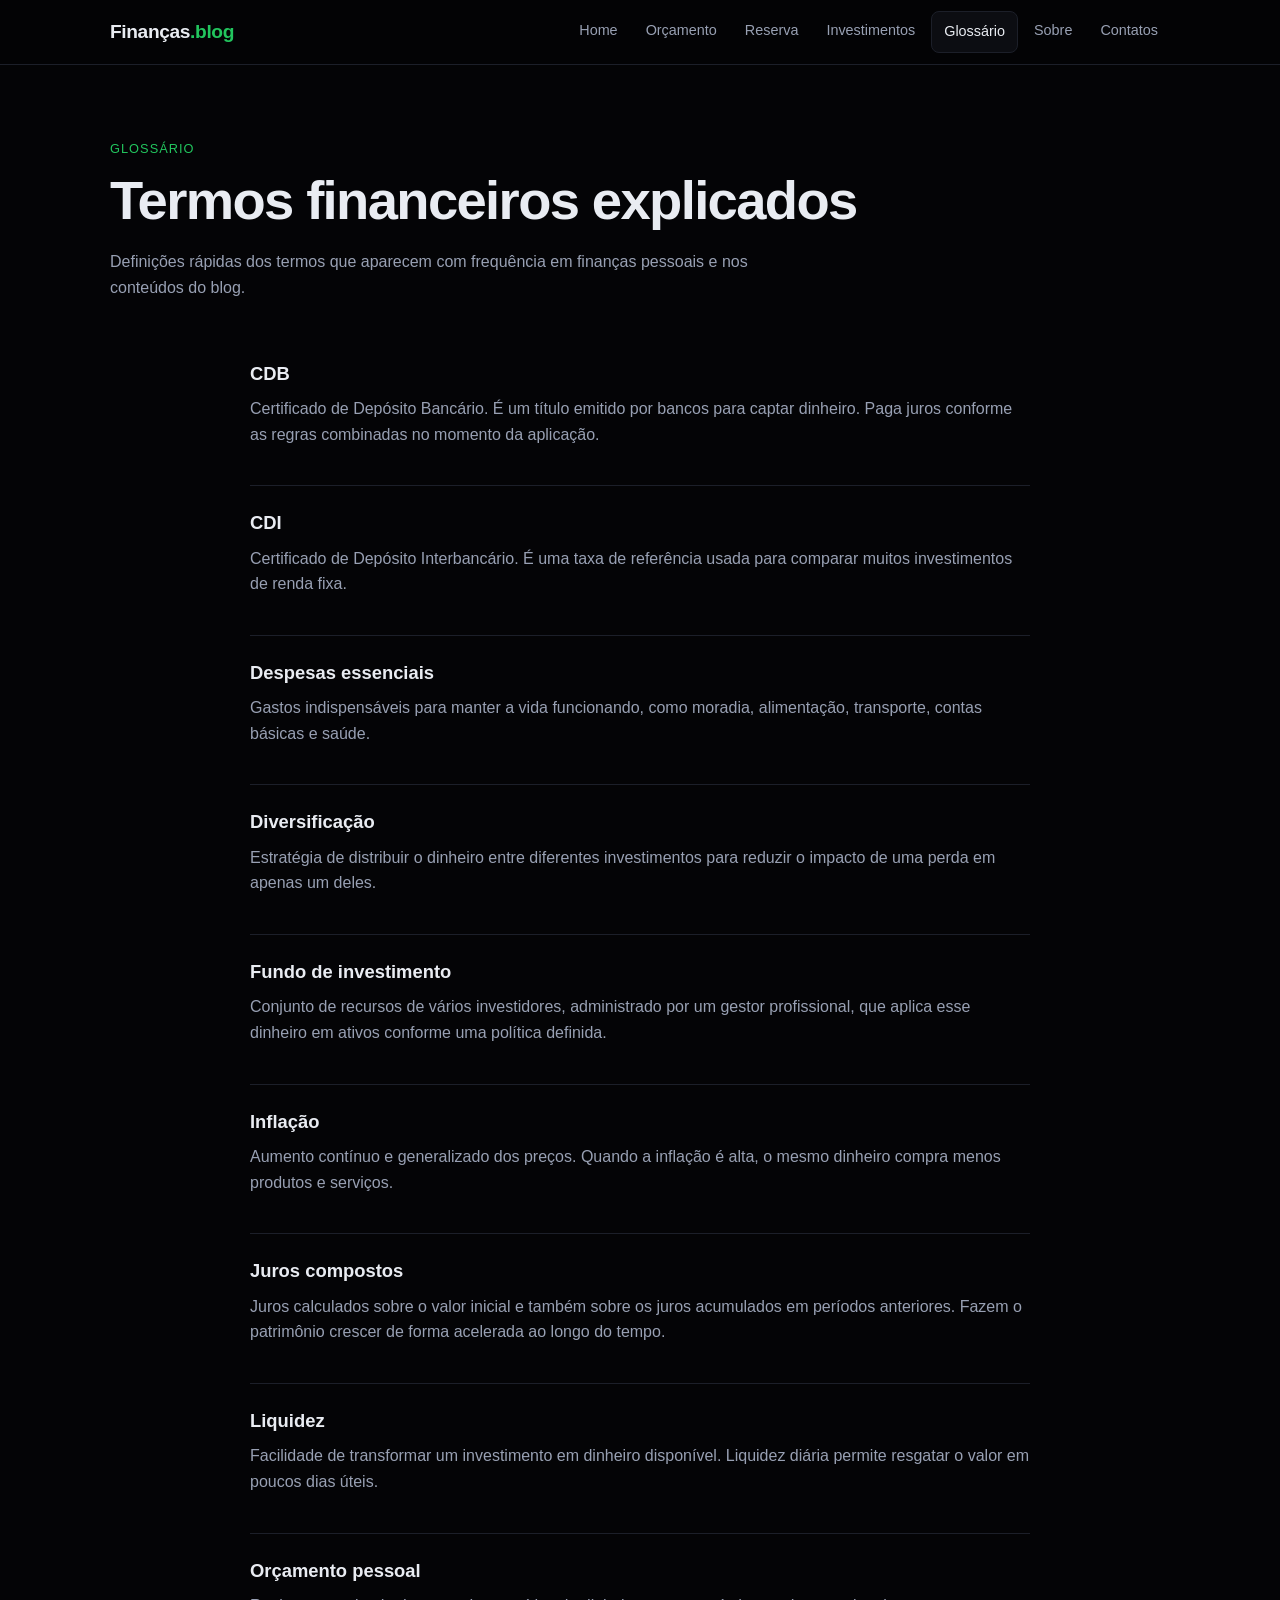
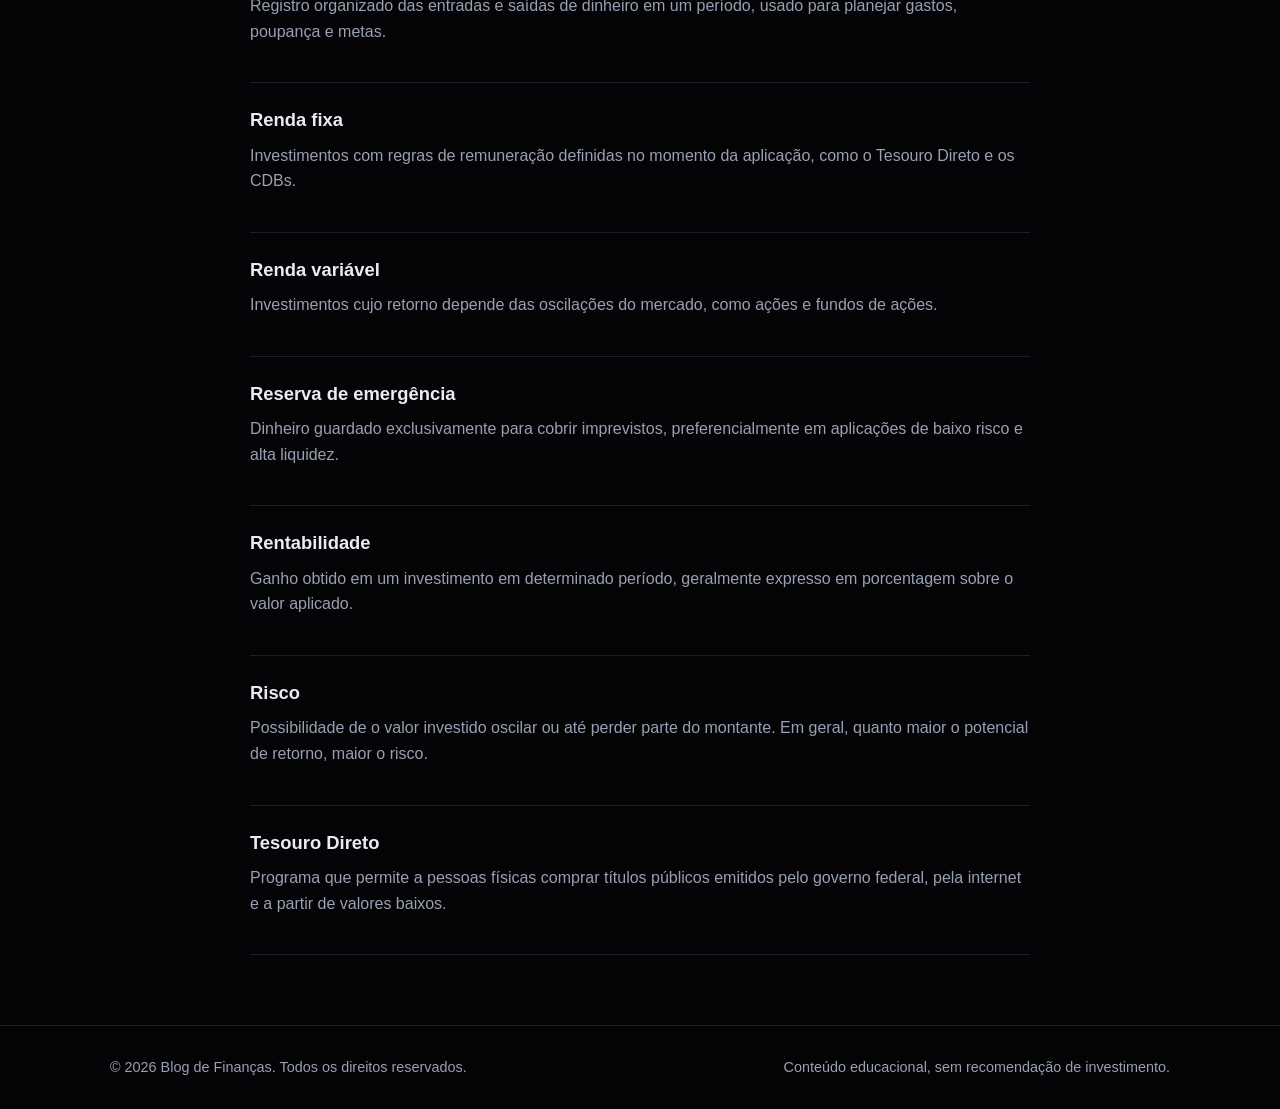
<file: glossario.html>
<!DOCTYPE html>
<html lang="pt-BR">
<head>
  <meta charset="UTF-8">
  <meta name="viewport" content="width=device-width, initial-scale=1.0">
  <title>Glossário | Blog de Finanças</title>
  <link rel="stylesheet" href="style.css">
</head>
<body>

  <header class="topo">
    <div class="container topo-inner">
      <a href="index.html" class="logo">Finanças<span>.blog</span></a>
      <input type="checkbox" id="menu-toggle" class="menu-toggle">
      <label for="menu-toggle" class="menu-btn" aria-label="Abrir menu">&#9776;</label>
      <nav class="menu">
        <ul>
          <li><a href="index.html">Home</a></li>
          <li><a href="conteudo_1.html">Orçamento</a></li>
          <li><a href="conteudo_2.html">Reserva</a></li>
          <li><a href="conteudo_3.html">Investimentos</a></li>
          <li><a href="glossario.html" class="ativo">Glossário</a></li>
          <li><a href="sobre.html">Sobre</a></li>
          <li><a href="contatos.html">Contatos</a></li>
        </ul>
      </nav>
    </div>
  </header>

  <main>
    <section>
      <div class="container">
        <div class="cabecalho-secao">
          <span class="rotulo">Glossário</span>
          <h1>Termos financeiros explicados</h1>
          <p>Definições rápidas dos termos que aparecem com frequência em finanças pessoais e nos conteúdos do blog.</p>
        </div>

        <div class="artigo">
          <div class="termo">
            <h3>CDB</h3>
            <p>Certificado de Depósito Bancário. É um título emitido por bancos para captar dinheiro. Paga juros conforme as regras combinadas no momento da aplicação.</p>
          </div>
          <div class="termo">
            <h3>CDI</h3>
            <p>Certificado de Depósito Interbancário. É uma taxa de referência usada para comparar muitos investimentos de renda fixa.</p>
          </div>
          <div class="termo">
            <h3>Despesas essenciais</h3>
            <p>Gastos indispensáveis para manter a vida funcionando, como moradia, alimentação, transporte, contas básicas e saúde.</p>
          </div>
          <div class="termo">
            <h3>Diversificação</h3>
            <p>Estratégia de distribuir o dinheiro entre diferentes investimentos para reduzir o impacto de uma perda em apenas um deles.</p>
          </div>
          <div class="termo">
            <h3>Fundo de investimento</h3>
            <p>Conjunto de recursos de vários investidores, administrado por um gestor profissional, que aplica esse dinheiro em ativos conforme uma política definida.</p>
          </div>
          <div class="termo">
            <h3>Inflação</h3>
            <p>Aumento contínuo e generalizado dos preços. Quando a inflação é alta, o mesmo dinheiro compra menos produtos e serviços.</p>
          </div>
          <div class="termo">
            <h3>Juros compostos</h3>
            <p>Juros calculados sobre o valor inicial e também sobre os juros acumulados em períodos anteriores. Fazem o patrimônio crescer de forma acelerada ao longo do tempo.</p>
          </div>
          <div class="termo">
            <h3>Liquidez</h3>
            <p>Facilidade de transformar um investimento em dinheiro disponível. Liquidez diária permite resgatar o valor em poucos dias úteis.</p>
          </div>
          <div class="termo">
            <h3>Orçamento pessoal</h3>
            <p>Registro organizado das entradas e saídas de dinheiro em um período, usado para planejar gastos, poupança e metas.</p>
          </div>
          <div class="termo">
            <h3>Renda fixa</h3>
            <p>Investimentos com regras de remuneração definidas no momento da aplicação, como o Tesouro Direto e os CDBs.</p>
          </div>
          <div class="termo">
            <h3>Renda variável</h3>
            <p>Investimentos cujo retorno depende das oscilações do mercado, como ações e fundos de ações.</p>
          </div>
          <div class="termo">
            <h3>Reserva de emergência</h3>
            <p>Dinheiro guardado exclusivamente para cobrir imprevistos, preferencialmente em aplicações de baixo risco e alta liquidez.</p>
          </div>
          <div class="termo">
            <h3>Rentabilidade</h3>
            <p>Ganho obtido em um investimento em determinado período, geralmente expresso em porcentagem sobre o valor aplicado.</p>
          </div>
          <div class="termo">
            <h3>Risco</h3>
            <p>Possibilidade de o valor investido oscilar ou até perder parte do montante. Em geral, quanto maior o potencial de retorno, maior o risco.</p>
          </div>
          <div class="termo">
            <h3>Tesouro Direto</h3>
            <p>Programa que permite a pessoas físicas comprar títulos públicos emitidos pelo governo federal, pela internet e a partir de valores baixos.</p>
          </div>
        </div>
      </div>
    </section>
  </main>

  <footer class="rodape">
    <div class="container">
      <p>&copy; 2026 Blog de Finanças. Todos os direitos reservados.</p>
      <p>Conteúdo educacional, sem recomendação de investimento.</p>
    </div>
  </footer>

</body>
</html>
</file>
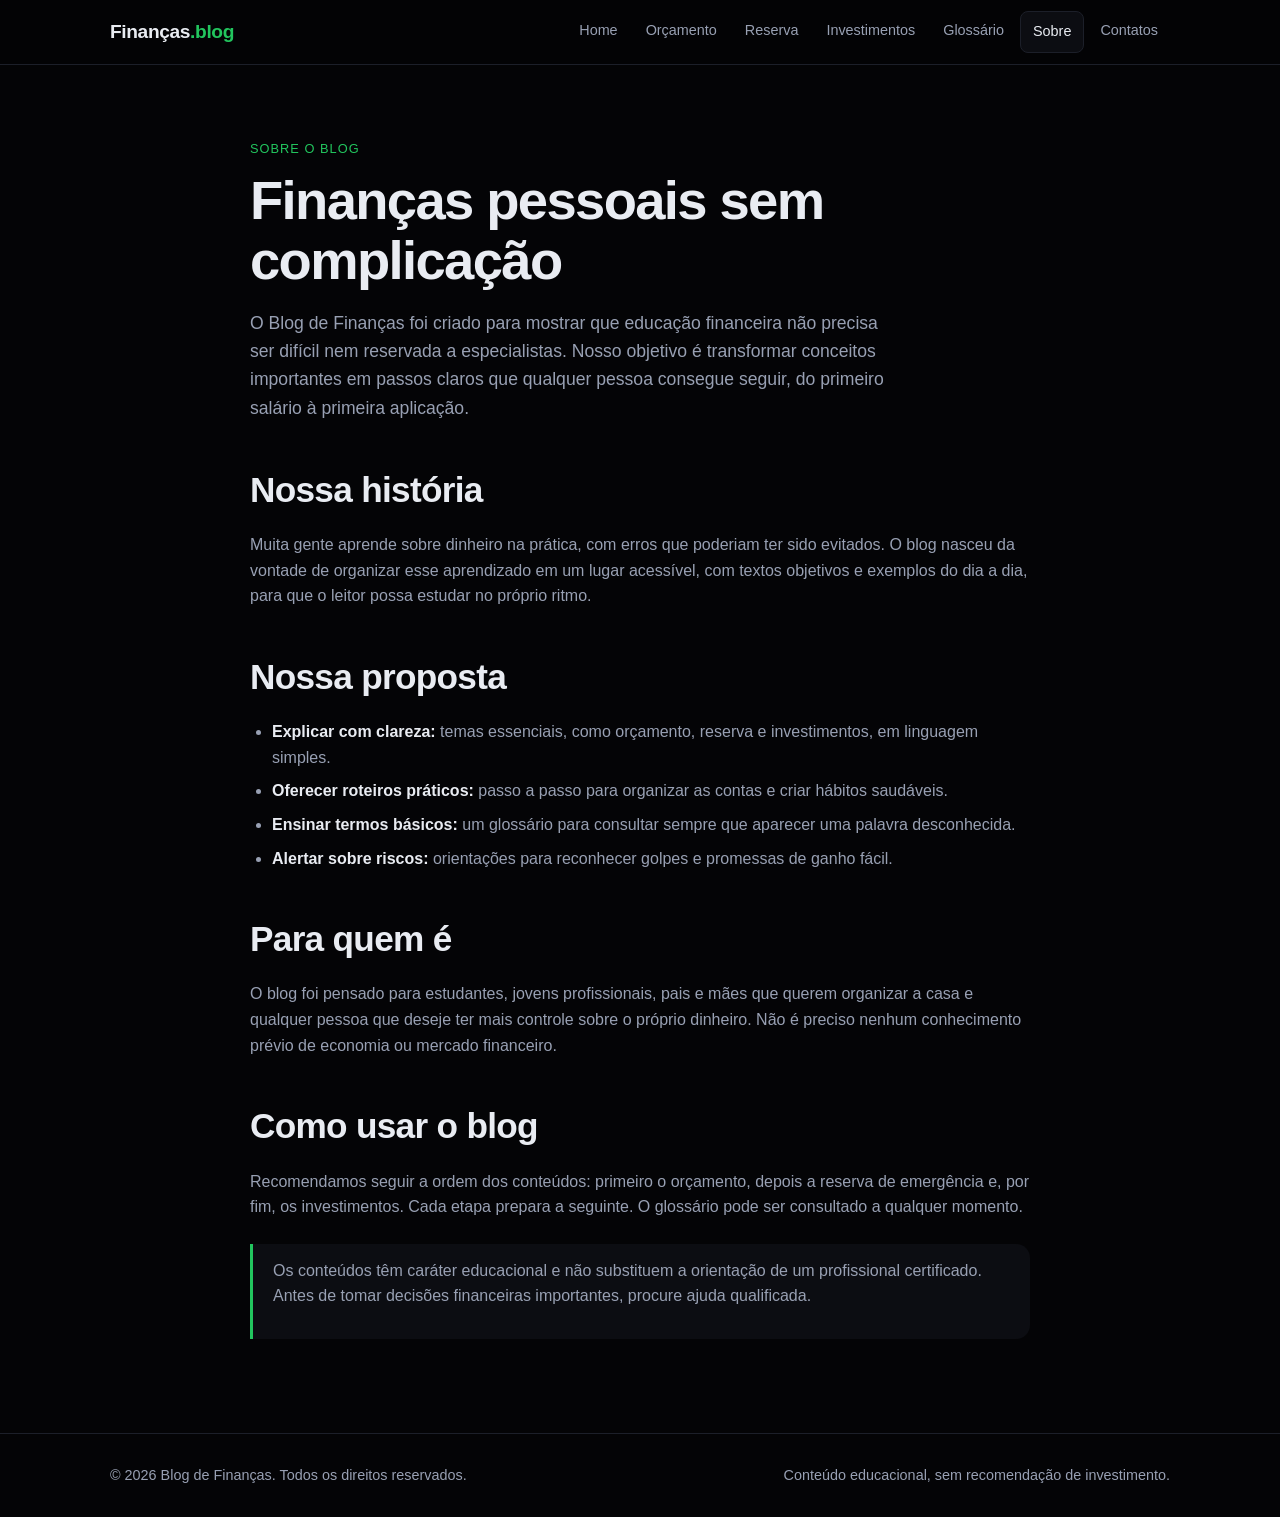
<file: sobre.html>
<!DOCTYPE html>
<html lang="pt-BR">
<head>
  <meta charset="UTF-8">
  <meta name="viewport" content="width=device-width, initial-scale=1.0">
  <title>Sobre | Blog de Finanças</title>
  <link rel="stylesheet" href="style.css">
</head>
<body>

  <header class="topo">
    <div class="container topo-inner">
      <a href="index.html" class="logo">Finanças<span>.blog</span></a>
      <input type="checkbox" id="menu-toggle" class="menu-toggle">
      <label for="menu-toggle" class="menu-btn" aria-label="Abrir menu">&#9776;</label>
      <nav class="menu">
        <ul>
          <li><a href="index.html">Home</a></li>
          <li><a href="conteudo_1.html">Orçamento</a></li>
          <li><a href="conteudo_2.html">Reserva</a></li>
          <li><a href="conteudo_3.html">Investimentos</a></li>
          <li><a href="glossario.html">Glossário</a></li>
          <li><a href="sobre.html" class="ativo">Sobre</a></li>
          <li><a href="contatos.html">Contatos</a></li>
        </ul>
      </nav>
    </div>
  </header>

  <main>
    <section>
      <div class="container">
        <div class="artigo">
          <span class="rotulo">Sobre o blog</span>
          <h1>Finanças pessoais sem complicação</h1>
          <p class="lead">
            O Blog de Finanças foi criado para mostrar que educação financeira não precisa ser difícil nem
            reservada a especialistas. Nosso objetivo é transformar conceitos importantes em passos claros que
            qualquer pessoa consegue seguir, do primeiro salário à primeira aplicação.
          </p>

          <h2>Nossa história</h2>
          <p>
            Muita gente aprende sobre dinheiro na prática, com erros que poderiam ter sido evitados. O blog nasceu
            da vontade de organizar esse aprendizado em um lugar acessível, com textos objetivos e exemplos do dia
            a dia, para que o leitor possa estudar no próprio ritmo.
          </p>

          <h2>Nossa proposta</h2>
          <ul>
            <li><strong>Explicar com clareza:</strong> temas essenciais, como orçamento, reserva e investimentos, em linguagem simples.</li>
            <li><strong>Oferecer roteiros práticos:</strong> passo a passo para organizar as contas e criar hábitos saudáveis.</li>
            <li><strong>Ensinar termos básicos:</strong> um glossário para consultar sempre que aparecer uma palavra desconhecida.</li>
            <li><strong>Alertar sobre riscos:</strong> orientações para reconhecer golpes e promessas de ganho fácil.</li>
          </ul>

          <h2>Para quem é</h2>
          <p>
            O blog foi pensado para estudantes, jovens profissionais, pais e mães que querem organizar a casa e
            qualquer pessoa que deseje ter mais controle sobre o próprio dinheiro. Não é preciso nenhum conhecimento
            prévio de economia ou mercado financeiro.
          </p>

          <h2>Como usar o blog</h2>
          <p>
            Recomendamos seguir a ordem dos conteúdos: primeiro o orçamento, depois a reserva de emergência e, por
            fim, os investimentos. Cada etapa prepara a seguinte. O glossário pode ser consultado a qualquer momento.
          </p>

          <div class="destaque-texto">
            <p>Os conteúdos têm caráter educacional e não substituem a orientação de um profissional certificado. Antes de tomar decisões financeiras importantes, procure ajuda qualificada.</p>
          </div>
        </div>
      </div>
    </section>
  </main>

  <footer class="rodape">
    <div class="container">
      <p>&copy; 2026 Blog de Finanças. Todos os direitos reservados.</p>
      <p>Conteúdo educacional, sem recomendação de investimento.</p>
    </div>
  </footer>

</body>
</html>
</file>
<file: style.css>
/* ==========================================================
   Blog de Finanças – estilo global (tema escuro, responsivo)
   ========================================================== */

:root {
  --bg: #040406;
  --bg-card: #0c0d12;
  --borda: #1c1f29;
  --texto: #e9ecf2;
  --texto-suave: #98a0b3;
  --verde: #22c55e;
  --verde-escuro: #15803d;
  --raio: 14px;
}

* {
  box-sizing: border-box;
  margin: 0;
  padding: 0;
}

html {
  scroll-behavior: smooth;
}

body {
  font-family: "Inter", Arial, Helvetica, sans-serif;
  background-color: var(--bg);
  color: var(--texto);
  line-height: 1.6;
  min-height: 100vh;
  display: flex;
  flex-direction: column;
}

a {
  color: inherit;
}

img {
  max-width: 100%;
  display: block;
}

.container {
  width: 100%;
  max-width: 1100px;
  margin: 0 auto;
  padding: 0 20px;
}

main {
  flex: 1;
}

/* ---------- Cabeçalho e navegação ---------- */

header.topo {
  position: sticky;
  top: 0;
  z-index: 100;
  background-color: rgba(4, 4, 6, 0.85);
  backdrop-filter: blur(10px);
  border-bottom: 1px solid var(--borda);
}

.topo-inner {
  display: flex;
  align-items: center;
  justify-content: space-between;
  height: 64px;
  position: relative;
}

.logo {
  font-weight: 700;
  font-size: 1.2rem;
  text-decoration: none;
  letter-spacing: -0.02em;
}

.logo span {
  color: var(--verde);
}

.menu-toggle {
  display: none;
}

.menu-btn {
  display: none;
  cursor: pointer;
  font-size: 1.6rem;
  line-height: 1;
  padding: 6px 10px;
  border: 1px solid var(--borda);
  border-radius: 8px;
  user-select: none;
}

.menu ul {
  list-style: none;
  display: flex;
  gap: 4px;
}

.menu a {
  display: block;
  text-decoration: none;
  font-size: 0.9rem;
  color: var(--texto-suave);
  padding: 8px 12px;
  border-radius: 8px;
  transition: color 0.2s, background-color 0.2s;
}

.menu a:hover {
  color: var(--texto);
  background-color: var(--bg-card);
}

.menu a.ativo {
  color: var(--texto);
  background-color: var(--bg-card);
  border: 1px solid var(--borda);
}

/* ---------- Botões ---------- */

.btn {
  display: inline-block;
  text-decoration: none;
  font-weight: 600;
  padding: 12px 22px;
  border-radius: 10px;
  transition: transform 0.15s, background-color 0.2s;
}

.btn:hover {
  transform: translateY(-2px);
}

.btn-primario {
  background-color: var(--verde);
  color: #04130a;
}

.btn-primario:hover {
  background-color: #4ade80;
}

.btn-secundario {
  border: 1px solid var(--borda);
  color: var(--texto);
  background-color: var(--bg-card);
}

/* ---------- Seções ---------- */

section {
  padding: 70px 0;
}

.rotulo {
  display: inline-block;
  font-size: 0.8rem;
  text-transform: uppercase;
  letter-spacing: 0.08em;
  color: var(--verde);
  margin-bottom: 12px;
}

h1 {
  font-size: clamp(2rem, 5vw, 3.4rem);
  line-height: 1.1;
  letter-spacing: -0.03em;
  margin-bottom: 18px;
}

h2 {
  font-size: clamp(1.5rem, 3.5vw, 2.2rem);
  letter-spacing: -0.02em;
  margin-bottom: 14px;
}

h3 {
  font-size: 1.15rem;
  margin-bottom: 8px;
}

.lead {
  color: var(--texto-suave);
  font-size: 1.1rem;
  max-width: 640px;
}

.cabecalho-secao {
  margin-bottom: 36px;
}

.cabecalho-secao p {
  color: var(--texto-suave);
  max-width: 640px;
}

/* ---------- Hero ---------- */

.hero {
  padding: 90px 0 60px;
  text-align: center;
}

.hero .lead {
  margin: 0 auto 30px;
}

.hero-botoes {
  display: flex;
  gap: 12px;
  justify-content: center;
  flex-wrap: wrap;
}

/* ---------- Cards ---------- */

.grade {
  display: grid;
  grid-template-columns: repeat(auto-fit, minmax(240px, 1fr));
  gap: 20px;
}

.card {
  background-color: var(--bg-card);
  border: 1px solid var(--borda);
  border-radius: var(--raio);
  padding: 26px;
  transition: border-color 0.2s, transform 0.2s;
}

.card:hover {
  border-color: var(--verde-escuro);
  transform: translateY(-3px);
}

.card p {
  color: var(--texto-suave);
  font-size: 0.95rem;
}

.card-imagem {
  padding: 0;
  overflow: hidden;
}

.card-imagem img {
  width: 100%;
  transition: transform 0.4s;
}

.card-imagem:hover img {
  transform: scale(1.04);
}

.card-imagem .corpo {
  padding: 22px;
}

.card-imagem a.imagem-link {
  display: block;
  overflow: hidden;
}

/* ---------- Artigos ---------- */

.artigo {
  max-width: 780px;
  margin: 0 auto;
}

.artigo h2 {
  margin-top: 40px;
}

.artigo p {
  color: var(--texto-suave);
  margin-bottom: 16px;
}

.artigo ul {
  color: var(--texto-suave);
  margin: 0 0 16px 22px;
}

.artigo li {
  margin-bottom: 8px;
}

.artigo strong {
  color: var(--texto);
}

.artigo img {
  width: 100%;
  border-radius: var(--raio);
  border: 1px solid var(--borda);
  margin: 26px 0;
}

.destaque-texto {
  border-left: 3px solid var(--verde);
  padding: 14px 20px;
  background-color: var(--bg-card);
  border-radius: 0 var(--raio) var(--raio) 0;
  margin: 24px 0;
}

/* ---------- Glossário ---------- */

.termo {
  padding: 22px 0;
  border-bottom: 1px solid var(--borda);
}

.termo p {
  color: var(--texto-suave);
}

/* ---------- Formulário ---------- */

form {
  display: flex;
  flex-direction: column;
  gap: 16px;
  margin-top: 20px;
}

form label {
  font-size: 0.9rem;
  font-weight: 600;
  color: var(--texto);
}

form input,
form textarea {
  width: 100%;
  padding: 12px 14px;
  background-color: var(--bg-card);
  border: 1px solid var(--borda);
  border-radius: 10px;
  color: var(--texto);
  font-size: 1rem;
  font-family: inherit;
}

form input:focus,
form textarea:focus {
  outline: none;
  border-color: var(--verde);
}

form button {
  align-self: flex-start;
  cursor: pointer;
  border: none;
}

/* ---------- Faixa de chamada ---------- */

.chamada {
  text-align: center;
  background-color: var(--bg-card);
  border: 1px solid var(--borda);
  border-radius: 20px;
  padding: 56px 24px;
}

.chamada p {
  color: var(--texto-suave);
  margin: 0 auto 26px;
  max-width: 520px;
}

/* ---------- Rodapé ---------- */

footer.rodape {
  border-top: 1px solid var(--borda);
  padding: 30px 0;
  color: var(--texto-suave);
  font-size: 0.9rem;
}

footer.rodape .container {
  display: flex;
  justify-content: space-between;
  align-items: center;
  flex-wrap: wrap;
  gap: 12px;
}

/* ---------- Responsividade ---------- */

@media (max-width: 900px) {
  .menu-btn {
    display: block;
  }

  .menu {
    display: none;
    position: absolute;
    top: 64px;
    left: 0;
    right: 0;
    background-color: var(--bg);
    border-bottom: 1px solid var(--borda);
    padding: 12px 20px 20px;
  }

  .menu ul {
    flex-direction: column;
    gap: 2px;
  }

  .menu a {
    font-size: 1rem;
    padding: 12px;
  }

  .menu-toggle:checked ~ .menu {
    display: block;
  }
}

@media (max-width: 600px) {
  section {
    padding: 50px 0;
  }

  .hero {
    padding: 60px 0 40px;
  }

  .hero-botoes .btn {
    width: 100%;
    text-align: center;
  }

  .chamada {
    padding: 40px 20px;
  }

  .card {
    padding: 20px;
  }

  footer.rodape .container {
    justify-content: center;
    text-align: center;
  }
}

/* ---------- Ilustrações SVG embutidas ---------- */

.card-imagem svg {
  width: 100%;
  height: auto;
  display: block;
  transition: transform 0.4s;
}

.card-imagem:hover svg {
  transform: scale(1.04);
}

.figura {
  margin: 30px 0;
}

.figura svg {
  width: 100%;
  height: auto;
  display: block;
  border-radius: var(--raio);
  border: 1px solid var(--borda);
}

.figura figcaption {
  color: var(--texto-suave);
  font-size: 0.9rem;
  text-align: center;
  margin-top: 10px;
}

.artigo ol {
  color: var(--texto-suave);
  margin: 0 0 16px 22px;
}

.artigo h1 + .lead {
  margin-bottom: 30px;
}
</file>
